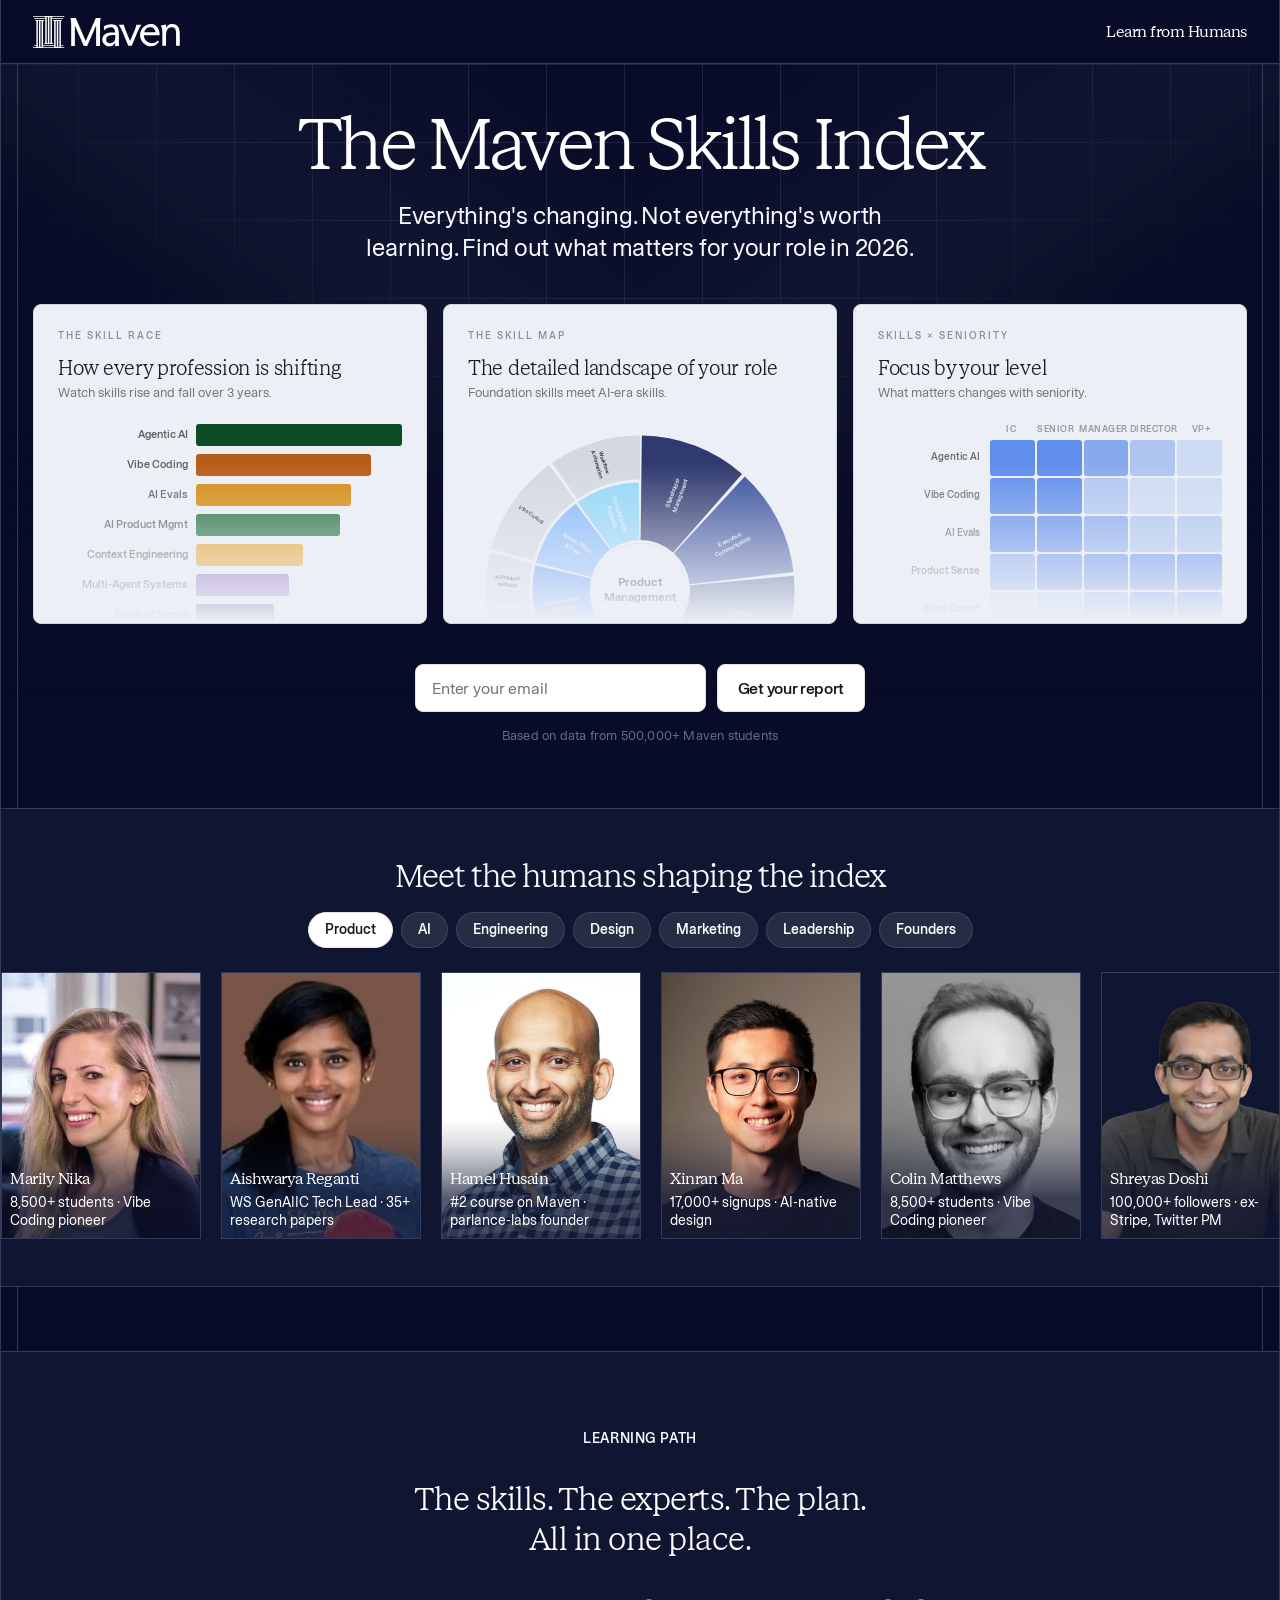
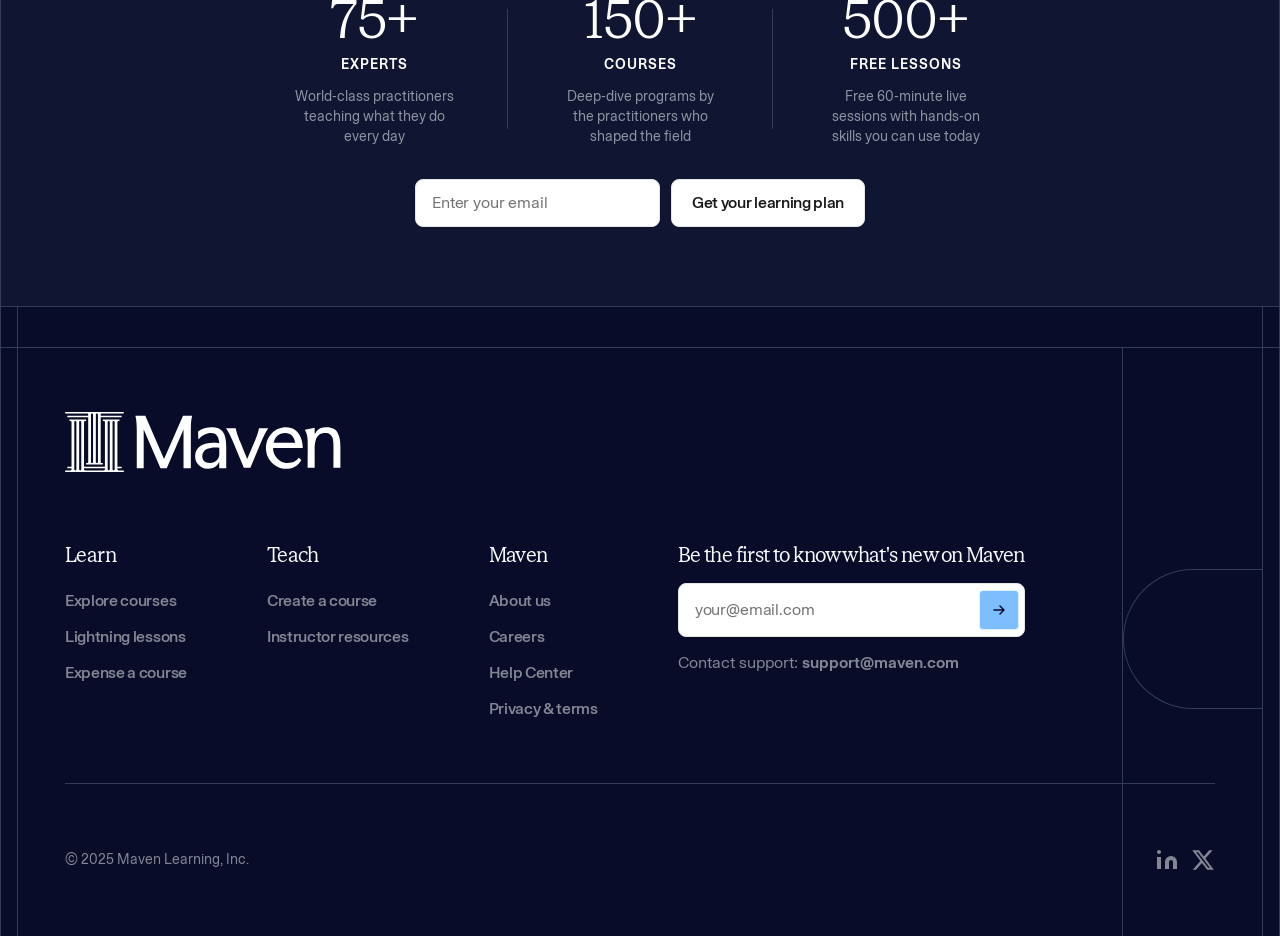
<file: option-b-grid/index.html>
<!DOCTYPE html>
<html lang="en">
<head>
  <meta charset="UTF-8">
  <meta name="viewport" content="width=device-width, initial-scale=1.0">
  <title>Maven — The Maven Skills Index</title>
  <link rel="preload" href="../fonts/STKBureauSerif-Light.woff2" as="font" type="font/woff2" crossorigin>
  <link rel="preload" href="../fonts/STKBureauSans-Book.woff2" as="font" type="font/woff2" crossorigin>
  <link rel="preload" href="../fonts/STKBureauSans-Medium.woff2" as="font" type="font/woff2" crossorigin>
  <link rel="stylesheet" href="../shared/styles.css">
  <style>
    body { overflow-x: hidden; position: relative; }

    /* === BACKGROUND (constrained to container) === */
    .grid-bg {
      position: absolute; top: 0; left: 0; right: 0; height: 700px;
      max-width: 1440px; margin: 0 auto;
      z-index: 0; pointer-events: none; overflow: hidden;
      -webkit-mask-image: linear-gradient(to bottom, black 60%, transparent 100%);
      mask-image: linear-gradient(to bottom, black 60%, transparent 100%);
    }
    .grid-bg .grid-pattern {
      background-image:
        linear-gradient(to right, #1E2542 1px, transparent 1px),
        linear-gradient(to bottom, #1E2542 1px, transparent 1px);
      background-size: 78px 78px;
      background-position: 0 64px;
      opacity: 1;
    }
    .grid-glow {
      position: absolute; top: 0; left: 0; right: 0; height: 100vh;
      background-image: url("data:image/svg+xml,%3Csvg viewBox='0 0 1408 939' xmlns='http://www.w3.org/2000/svg' preserveAspectRatio='none'%3E%3Cg transform='matrix(7.2013e-15 78.432 -117.61 -1.3309e-14 704 29.968)'%3E%3Crect height='113.74' width='119.34' fill='url(%23grad)' id='quad' shape-rendering='crispEdges'/%3E%3Cuse href='%23quad' transform='scale(1 -1)'/%3E%3Cuse href='%23quad' transform='scale(-1 1)'/%3E%3Cuse href='%23quad' transform='scale(-1 -1)'/%3E%3C/g%3E%3Cdefs%3E%3ClinearGradient id='grad' gradientUnits='userSpaceOnUse' x2='5' y2='5'%3E%3Cstop stop-color='%23333a5a' stop-opacity='0' offset='0'/%3E%3Cstop stop-color='%232d3350' stop-opacity='0.02' offset='0.15'/%3E%3Cstop stop-color='%23282d48' stop-opacity='0.06' offset='0.25'/%3E%3Cstop stop-color='%23232740' stop-opacity='0.15' offset='0.35'/%3E%3Cstop stop-color='%231e2341' stop-opacity='0.30' offset='0.45'/%3E%3Cstop stop-color='%23181d38' stop-opacity='0.50' offset='0.55'/%3E%3Cstop stop-color='%23121730' stop-opacity='0.70' offset='0.65'/%3E%3Cstop stop-color='%230c1129' stop-opacity='0.85' offset='0.75'/%3E%3Cstop stop-color='%23080c28' stop-opacity='0.95' offset='0.85'/%3E%3Cstop stop-color='%23080c28' stop-opacity='1' offset='0.95'/%3E%3C/linearGradient%3E%3C/defs%3E%3C/svg%3E");
      background-size: 100% 100%;
    }

    /* === FULL-WIDTH HORIZONTAL RULES (extend beyond container) === */
    .full-rule {
      position: relative;
    }
    .full-rule::after {
      content: ''; position: absolute;
      bottom: 0; left: 50%; transform: translateX(-50%);
      width: 100vw; height: 1px;
      background: var(--lapis-accent-300);
    }

    /* === PAGE FRAME (1440px max-width with border lines) === */
    .page {
      position: relative; z-index: 1;
      max-width: 1440px; margin: 0 auto;
      border-left: 1px solid var(--lapis-accent-300);
      border-right: 1px solid var(--lapis-accent-300);
      min-height: 100vh;
    }

    /* === NAV === */
    .nav {
      display: flex; align-items: center; justify-content: space-between;
      height: 64px; padding: 0 32px;
      background: #080C28;
    }
    .nav-logo {
      display: flex; align-items: center;
      text-decoration: none;
    }
    .nav-logo svg { height: 32px; width: auto; }
    .nav-tagline {
      font-family: var(--font-serif); font-weight: 400; font-size: 16px;
      line-height: 20px; color: #fff; letter-spacing: -0.48px;
      font-feature-settings: 'ss01' 1;
    }

    /* === INNER ACCENT LINES (16px from container edges, below nav) === */
    .inner-lines {
      position: absolute;
      top: 64px; left: 16px; right: 16px; bottom: 0;
      border-left: 1px solid var(--lapis-accent-300);
      border-right: 1px solid var(--lapis-accent-300);
      pointer-events: none; z-index: 0;
    }

    /* === CONTENT WRAPPER === */
    .page-content {
      position: relative; z-index: 1;
      display: flex; flex-direction: column;
      gap: 64px; padding: 40px 0;
    }

    /* === HERO === */
    .hero {
      display: flex; flex-direction: column; align-items: center;
      text-align: center; padding: 0 32px;
      gap: 40px;
    }
    .hero-text { display: flex; flex-direction: column; gap: 16px; max-width: calc(100% - 224px); }
    .hero-headline {
      font-family: var(--font-serif); font-weight: 300; font-size: 72px;
      line-height: 80px; letter-spacing: -2.88px;
      font-feature-settings: 'ss01' 1;
      color: #fff; text-wrap: balance;
    }
    .hero-subtitle {
      font-family: var(--font-sans); font-weight: 400; font-size: 24px;
      line-height: 32px; letter-spacing: -0.24px; color: var(--lapis-25);
      font-feature-settings: 'ss01' 1; text-wrap: balance;
    }

    /* === CTA (light style per Figma) === */
    .hero-cta {
      display: flex; gap: 11px; align-items: center;
      width: 450px;
    }
    .hero-cta__input {
      background: #fff; border: 1px solid #e5e5e5;
      border-radius: 8px; height: 48px; padding: 0 16px;
      font-family: var(--font-sans); font-size: 16px; font-weight: 400;
      color: #171717; flex: 1; outline: none;
      box-shadow: 0 1px 2px rgba(0,0,0,0.07);
      font-feature-settings: 'ss01' 1; letter-spacing: -0.16px;
    }
    .hero-cta__input::placeholder { color: #737373; }
    .hero-cta__input:focus { border-color: var(--lapis-400); }
    .hero-cta__btn {
      background: #fff; border: 1px solid #e5e5e5;
      border-radius: 8px; height: 48px; padding: 0 20px;
      font-family: var(--font-sans); font-size: 16px; font-weight: 500;
      color: #171717; cursor: pointer; white-space: nowrap;
      box-shadow: 0 1px 2px rgba(0,0,0,0.07);
      font-feature-settings: 'ss01' 1; letter-spacing: -0.32px;
      transition: background 150ms ease, transform 100ms ease;
      touch-action: manipulation;
    }
    .hero-cta__btn:active { transform: scale(0.97); }
    @media (hover: hover) and (pointer: fine) {
      .hero-cta__btn:hover { background: #f5f5f5; }
    }

    /* === MASTERS SECTION === */
    .masters-section {
      padding: 48px 32px;
      display: flex; flex-direction: column; gap: 24px;
      background: var(--lapis-accent-700);
    }
    .masters-header {
      display: flex; flex-direction: column; gap: 16px;
    }
    .masters-headline {
      font-family: var(--font-serif); font-weight: 300; font-size: 32px;
      line-height: 40px; letter-spacing: -0.96px;
      color: #f7fbff; text-align: center;
      font-feature-settings: 'ss01' 1; text-wrap: balance;
    }

    /* === PILLS === */
    .pills-row {
      display: flex; gap: 8px; justify-content: center;
      flex-wrap: wrap; user-select: none;
    }
    .pill-lg {
      font-family: var(--font-sans); font-weight: 500; font-size: 14px;
      line-height: 18px; height: 36px;
      padding: 0 16px;
      display: flex; align-items: center; justify-content: center;
      cursor: pointer;
      transition: background 0.2s ease, border-color 0.2s ease, color 0.2s ease, box-shadow 0.2s ease;
      font-feature-settings: 'ss01' 1;
      touch-action: manipulation;
    }
    .pill-lg:active {
      transform: scale(0.97);
    }
    .pill-lg--active {
      background: #fff; border: 1px solid #e5e5e5;
      border-radius: 42px; color: #171717;
      box-shadow: 0 1px 2px rgba(0,0,0,0.07);
    }
    .pill-lg--inactive {
      background: #272c45;
      border: 1px solid rgba(255,255,255,0.1);
      border-radius: 58px; color: #fff;
    }
    @media (hover: hover) and (pointer: fine) {
      .pill-lg--inactive:hover {
        background: #323757;
        border-color: rgba(255,255,255,0.2);
      }
    }

    /* === CAROUSEL === */
    .carousel-viewport {
      width: calc(100% + 64px);
      margin-left: -32px;
      overflow: hidden;
      position: relative;
      z-index: 1;
    }
    .carousel-track {
      display: flex;
      gap: 20px;
      will-change: transform;
    }
    .carousel-card {
      position: relative; flex-shrink: 0;
      width: 160px; aspect-ratio: 3 / 4;
      overflow: hidden;
      border: 1px solid var(--lapis-accent-300);
    }
    @media (min-width: 640px)  { .carousel-card { width: 192px; } }
    @media (min-width: 1024px) { .carousel-card { width: 200px; } }
    @media (min-width: 1440px) { .carousel-card { width: 208px; } }
    .carousel-card__image {
      position: absolute; inset: 0;
      background-size: cover;
      background-position: center top;
      z-index: 1;
    }
    .carousel-card__tiles {
      position: absolute; inset: 0;
      z-index: 3;
      pointer-events: none;
    }
    .carousel-card__gradient {
      position: absolute; inset: 0;
      background: linear-gradient(to bottom,
        transparent 55%,
        rgba(16,21,49,0.15) 65%,
        rgba(16,21,49,0.4) 75%,
        rgba(16,21,49,0.7) 85%
      );
      user-select: none;
      z-index: 2;
    }
    .carousel-card__info {
      position: absolute; bottom: 0; left: 0; right: 0;
      padding: 8px;
      display: flex; flex-direction: column; gap: 5px;
      color: #fff;
      z-index: 4;
    }
    .carousel-card__name {
      font-family: var(--font-serif); font-weight: 400;
      font-size: 16px; line-height: 20px; letter-spacing: -0.48px;
      font-feature-settings: 'ss01' 1;
    }
    .carousel-card__bio {
      font-family: var(--font-sans); font-weight: 400;
      font-size: 14px; line-height: 18px;
      font-feature-settings: 'ss01' 1;
    }

    @keyframes carousel-scroll {
      0%   { transform: translateX(0); }
      100% { transform: translateX(var(--scroll-distance)); }
    }

    /* === REPORT === */
    .report-section {
      padding: 0 32px; margin-top: 0;
      display: flex; flex-direction: column; gap: 12px;
    }
    .report-label {
      font-family: var(--font-sans); font-weight: 500; font-size: 14px;
      line-height: 16px; letter-spacing: 0.56px; text-transform: uppercase;
      color: #f7fbff; text-align: center;
      font-feature-settings: 'ss01' 1;
    }
    .bento-grid {
      display: grid; grid-template-columns: 1fr 1fr 1fr;
      gap: 16px; width: 100%; text-align: left;
    }
    .bento-card {
      background: #ECEFF5;
      border: 1px solid #D1D5DE;
      border-radius: 8px; padding: 24px;
      position: relative; overflow: hidden;
      height: 320px;
    }
    .bento-card::after {
      content: ''; position: absolute;
      left: 0; right: 0; bottom: 0; height: 50%;
      background: linear-gradient(to bottom, transparent 0%, #ECEFF5 100%);
      pointer-events: none; z-index: 2;
    }
    .bento-card__label {
      font-family: var(--font-sans); font-weight: 500; font-size: 10px;
      letter-spacing: 2px; text-transform: uppercase;
      color: rgba(0,0,0,0.4); margin-bottom: 12px;
    }
    .bento-card__title {
      font-family: var(--font-serif); font-weight: 300;
      font-size: 20px; line-height: 24px; color: #1a1a2e;
      letter-spacing: -0.3px;
      font-feature-settings: 'ss01' 1;
      margin-bottom: 4px;
    }
    .bento-card__subtitle {
      font-family: var(--font-sans); font-weight: 400;
      font-size: 13px; line-height: 18px;
      color: rgba(0,0,0,0.5);
      margin-bottom: 20px;
    }
    .report-headline {
      font-family: var(--font-serif); font-weight: 300;
      font-size: 24px; line-height: 32px; letter-spacing: -0.3px;
      color: var(--lapis-25); text-align: center;
      font-feature-settings: 'ss01' 1; text-wrap: balance;
    }
    .report-credibility {
      font-family: var(--font-sans); font-weight: 400;
      font-size: 13px; line-height: 16px;
      color: rgba(247, 251, 255, 0.4); text-align: center;
      letter-spacing: 0.2px;
      margin-top: -24px;
    }

    /* === LEARNING PATH === */
    .path-section {
      padding: 80px 32px;
      display: flex; flex-direction: column; align-items: center; gap: 32px;
      background: var(--lapis-accent-700);
    }
    .path-label {
      font-family: var(--font-sans); font-weight: 500; font-size: 14px;
      line-height: 16px; letter-spacing: 0.56px; text-transform: uppercase;
      color: #f7fbff; text-align: center;
      font-feature-settings: 'ss01' 1;
    }
    .path-headline {
      font-family: var(--font-serif); font-weight: 300;
      font-size: 32px; line-height: 40px; letter-spacing: -0.5px;
      color: #fff; text-align: center;
      font-feature-settings: 'ss01' 1; text-wrap: balance;
    }
    .path-stats {
      display: flex; align-items: flex-start; justify-content: center;
      gap: 48px; width: 100%; max-width: 700px;
    }
    .path-stat {
      flex: 1; display: flex; flex-direction: column; align-items: center;
      text-align: center; gap: 4px;
    }
    .path-stat__number {
      font-family: var(--font-serif); font-weight: 300;
      font-size: 56px; line-height: 1; letter-spacing: -1px;
      color: #fff;
      font-feature-settings: 'ss01' 1;
    }
    .path-stat__name {
      font-family: var(--font-sans); font-weight: 600;
      font-size: 14px; line-height: 20px; letter-spacing: 1px;
      text-transform: uppercase; color: #fff;
      margin-top: 4px;
    }
    .path-stat__desc {
      font-family: var(--font-sans); font-weight: 400;
      font-size: 14px; line-height: 20px;
      color: rgba(247, 251, 255, 0.55);
      max-width: 260px; margin-top: 8px;
    }
    .path-stat__divider {
      width: 1px; height: 120px; align-self: center;
      background: var(--lapis-accent-300);
    }

    /* === FOOTER STATEMENT === */

    /* === RACE CHART === */
    .race-bars { display: flex; flex-direction: column; gap: 4px; }
    .race-row { display: flex; align-items: center; gap: 8px; height: 26px; }
    .race-name {
      width: 130px; font-family: var(--font-sans); font-size: 11px;
      font-weight: 500; text-align: right; flex-shrink: 0;
      white-space: nowrap; overflow: hidden; text-overflow: ellipsis;
      color: rgba(0,0,0,0.6);
    }
    .race-bar-wrap { flex: 1; height: 22px; position: relative; }
    .race-bar {
      height: 22px; border-radius: 3px; min-width: 2px;
      transition: width 0.8s cubic-bezier(.25,.46,.45,.94);
    }

    /* === SUNBURST === */
    .sunburst-wrap {
      display: flex; flex-direction: column; align-items: center;
    }
    #sunburstCanvas { pointer-events: none; }

    /* === HEATMAP === */
    .heatmap-header {
      display: grid; grid-template-columns: 110px repeat(5, 1fr);
      gap: 2px; margin-bottom: 4px;
    }
    .heatmap-header span {
      font-family: var(--font-sans); font-size: 9px; font-weight: 600;
      text-transform: uppercase; letter-spacing: 0.5px;
      color: rgba(0,0,0,0.35); text-align: center;
    }
    .heatmap-header span:first-child { text-align: right; }
    .heatmap-row {
      display: grid; grid-template-columns: 110px repeat(5, 1fr);
      gap: 2px; margin-bottom: 2px;
    }
    .heatmap-label {
      font-family: var(--font-sans); font-size: 10px; font-weight: 500;
      color: rgba(0,0,0,0.55); text-align: right;
      padding-right: 8px; display: flex; align-items: center;
      justify-content: flex-end;
      white-space: nowrap; overflow: hidden; text-overflow: ellipsis;
    }
    .heatmap-cell {
      height: 36px; border-radius: 3px;
      transition: background-color 0.6s ease;
    }

    /* === SITE FOOTER === */
    .site-footer {
      position: relative; overflow: clip;
      border-top: 1px solid #333a5a;
      padding: 64px 64px 64px 64px;
      display: flex; flex-direction: column; gap: 64px;
    }
    .footer-inner-lines {
      position: absolute; top: 0; bottom: 0;
      left: 16px; right: 16px;
      border-left: 1px solid #333a5a;
      border-right: 1px solid #333a5a;
      pointer-events: none;
    }
    .footer-right-line {
      position: absolute; top: 0; bottom: 0;
      right: 156px; width: 0;
      border-left: 1px solid #333a5a;
      pointer-events: none;
    }
    .footer-arc {
      position: absolute; top: 155px; right: 16px;
      width: 140px; height: 272px;
      display: flex; align-items: center; justify-content: center;
      pointer-events: none;
    }
    .footer-arc::after {
      content: '';
      width: 272px; height: 140px;
      border: 1px solid #333a5a;
      border-bottom: none;
      border-radius: 1000px 1000px 0 0;
      transform: rotate(-90deg);
    }
    .footer-main {
      display: flex; flex-direction: column; gap: 64px;
      padding-right: 92px;
      position: relative; z-index: 1;
    }
    .footer-logo svg { height: 60px; width: auto; }
    .footer-content {
      display: flex; gap: 80px;
    }
    .footer-links {
      display: flex; gap: 80px;
    }
    .footer-col {
      display: flex; flex-direction: column; gap: 24px;
    }
    .footer-col__heading {
      font-family: var(--font-serif); font-weight: 400;
      font-size: 20px; line-height: 24px; letter-spacing: -0.6px;
      color: #f7fbff;
      font-feature-settings: 'ss01' 1;
    }
    .footer-col__items {
      display: flex; flex-direction: column; gap: 16px;
    }
    .footer-col__link {
      font-family: var(--font-sans); font-weight: 500;
      font-size: 16px; line-height: 20px; letter-spacing: -0.32px;
      color: rgba(255, 255, 255, 0.5);
      text-decoration: none;
      font-feature-settings: 'ss01' 1;
      transition: color 0.2s ease;
    }
    .footer-col__link:hover { color: rgba(255, 255, 255, 0.8); }
    .footer-email {
      display: flex; flex-direction: column; gap: 16px;
    }
    .footer-email__heading {
      font-family: var(--font-serif); font-weight: 400;
      font-size: 20px; line-height: 24px; letter-spacing: -0.6px;
      color: #f7fbff;
      font-feature-settings: 'ss01' 1;
    }
    .footer-email__field {
      position: relative;
      background: #fff; border: 1px solid #e5e5e5;
      border-radius: 8px; overflow: clip;
      box-shadow: 0 1px 2px rgba(0,0,0,0.07);
    }
    .footer-email__input {
      width: 100%; padding: 16px;
      padding-right: 56px;
      font-family: var(--font-sans); font-weight: 400;
      font-size: 16px; line-height: 20px; letter-spacing: -0.16px;
      color: #0D0D0C; border: none; outline: none;
      background: transparent;
      font-feature-settings: 'ss01' 1;
    }
    .footer-email__input::placeholder { color: #737373; }
    .footer-email__btn {
      position: absolute; right: 5px; top: 50%;
      transform: translateY(-50%);
      width: 40px; height: 40px;
      background: #7CBEFF; border: 1px solid #DEEFFF;
      border-radius: 4px; cursor: pointer;
      display: flex; align-items: center; justify-content: center;
      transition: opacity 0.2s ease;
    }
    .footer-email__btn:hover { opacity: 0.85; }
    .footer-email__btn:active { transform: translateY(-50%) scale(0.96); }
    .footer-email__support {
      font-family: var(--font-sans); font-weight: 400;
      font-size: 16px; line-height: 20px;
      color: rgba(255, 255, 255, 0.5);
      font-feature-settings: 'ss01' 1;
    }
    .footer-email__support strong {
      font-weight: 600;
    }
    .footer-rule {
      border: none; border-top: 1px solid #333a5a;
      margin: 0; position: relative; z-index: 1;
    }
    .footer-bottom {
      display: flex; align-items: center; justify-content: space-between;
      padding: 0; position: relative; z-index: 1;
    }
    .footer-bottom__copy {
      font-family: var(--font-sans); font-weight: 400;
      font-size: 14px; line-height: 1.5;
      color: rgba(255, 255, 255, 0.5);
    }
    .footer-socials {
      display: flex; gap: 12px;
    }
    .footer-social {
      display: flex; align-items: center; justify-content: center;
      width: 24px; height: 24px;
      transition: opacity 0.2s ease;
    }
    .footer-social:hover { opacity: 0.8; }

    /* === SECTION FRAMES === */
    .section-frame {
      position: relative;
    }
    .section-frame__lines {
      position: absolute; inset: 0;
      pointer-events: none; user-select: none;
      z-index: 0;
    }

    .section-frame--open .section-frame__lines::before,
    .section-frame--open .section-frame__lines::after {
      content: ''; position: absolute;
      left: 50%; transform: translateX(-50%);
      width: 100vw; height: 1px;
      background: #333a5a;
    }
    .section-frame--open .section-frame__lines::before { top: 0; }
    .section-frame--open .section-frame__lines::after { bottom: 0; }

    .section-frame--closed .section-frame__lines::before {
      content: ''; position: absolute;
      top: 16px; left: 16px; right: 16px; bottom: 16px;
      border: 1px solid #333a5a;
      pointer-events: none;
    }

    /* === DECORATIVE ELEMENTS === */
    .grid-bg, .inner-lines, .full-rule::after {
      user-select: none;
    }

    /* === HERO ENTRANCE === */
    @keyframes heroFadeUp {
      from { opacity: 0; transform: translateY(16px); }
      to   { opacity: 1; transform: translateY(0); }
    }
    @keyframes heroCardFadeUp {
      from { opacity: 0; transform: translateY(20px); }
      to   { opacity: 1; transform: translateY(0); }
    }
    @keyframes heroFadeIn {
      from { opacity: 0; }
      to   { opacity: 1; }
    }
    @keyframes navDropIn {
      from { opacity: 0; transform: translateY(-8px); }
      to   { opacity: 1; transform: translateY(0); }
    }

    .nav {
      opacity: 0;
      animation: navDropIn 400ms cubic-bezier(0.23, 1, 0.32, 1) forwards;
    }
    .hero-headline {
      opacity: 0;
      animation: heroFadeUp 750ms cubic-bezier(0.23, 1, 0.32, 1) 150ms forwards;
    }
    .hero-subtitle {
      opacity: 0;
      animation: heroFadeUp 750ms cubic-bezier(0.23, 1, 0.32, 1) 250ms forwards;
    }
    .bento-card {
      opacity: 0;
      animation: heroCardFadeUp 800ms cubic-bezier(0.23, 1, 0.32, 1) forwards;
    }
    .bento-card:nth-child(1) { animation-delay: 380ms; }
    .bento-card:nth-child(2) { animation-delay: 480ms; }
    .bento-card:nth-child(3) { animation-delay: 580ms; }
    .hero-cta {
      opacity: 0;
      animation: heroFadeUp 750ms cubic-bezier(0.23, 1, 0.32, 1) 700ms forwards;
    }
    .report-credibility {
      opacity: 0;
      animation: heroFadeIn 500ms cubic-bezier(0.23, 1, 0.32, 1) 800ms forwards;
    }

    /* === FOCUS-VISIBLE === */
    .hero-cta__input:focus-visible {
      outline: 2px solid #fff;
      outline-offset: 2px;
    }
    .hero-cta__btn:focus-visible,
    .pill-lg:focus-visible {
      outline: 2px solid #fff;
      outline-offset: 2px;
    }

    /* === REDUCED MOTION === */
    @media (prefers-reduced-motion: reduce) {
      .nav,
      .hero-headline,
      .hero-subtitle,
      .bento-card,
      .hero-cta,
      .report-credibility {
        animation: heroFadeIn 200ms ease forwards !important;
        animation-delay: 0ms !important;
      }
      .pill-lg { transition: none; }
      .hero-cta__btn { transition: none; }
      .carousel-track { animation: none !important; transition: none; }
      .carousel-card__tiles div { transition: none !important; }
      .carousel-card__info { transition: none !important; }
      .race-bar { transition: none; }
      .heatmap-cell { transition: none; }
      .sticky-cta { transition: none; }
      .sticky-cta__label { transition: none; }
    }

    /* === STICKY CTA BAR (hidden on desktop) === */
    .sticky-cta {
      display: none;
      position: fixed; bottom: 0; left: 0; right: 0;
      z-index: 100;
      background: #080c28;
      border-top: 1px solid var(--lapis-accent-300);
      padding: 16px 24px 20px;
      transform: translateY(100%);
      transition: transform 200ms cubic-bezier(0.23, 1, 0.32, 1),
                  opacity 200ms cubic-bezier(0.23, 1, 0.32, 1);
      opacity: 0;
    }
    .sticky-cta--visible {
      transform: translateY(0);
      opacity: 1;
    }
    .sticky-cta__form {
      display: flex; gap: 11px; align-items: center;
      max-width: 500px; margin: 0 auto;
    }
    .sticky-cta__input {
      background: #fff; border: 1px solid #e5e5e5;
      border-radius: 8px; height: 44px; padding: 0 14px;
      font-family: var(--font-sans); font-size: 15px; font-weight: 400;
      color: #171717; flex: 1; outline: none; min-width: 0;
      box-shadow: 0 1px 2px rgba(0,0,0,0.07);
      font-feature-settings: 'ss01' 1; letter-spacing: -0.16px;
    }
    .sticky-cta__input::placeholder { color: #737373; }
    .sticky-cta__input:focus { border-color: var(--lapis-400); }
    .sticky-cta__input:focus-visible {
      outline: 2px solid #fff; outline-offset: 2px;
    }
    .sticky-cta__btn {
      background: #fff; border: 1px solid #e5e5e5;
      border-radius: 8px; height: 44px; padding: 0 18px;
      font-family: var(--font-sans); font-size: 15px; font-weight: 500;
      color: #171717; cursor: pointer; white-space: nowrap;
      box-shadow: 0 1px 2px rgba(0,0,0,0.07);
      font-feature-settings: 'ss01' 1; letter-spacing: -0.32px;
      transition: background 150ms ease, transform 100ms ease;
      touch-action: manipulation;
      position: relative; overflow: hidden;
    }
    .sticky-cta__btn:active { transform: scale(0.97); }
    @media (hover: hover) and (pointer: fine) {
      .sticky-cta__btn:hover { background: #f5f5f5; }
    }
    .sticky-cta__label {
      display: block;
      transition: transform 200ms cubic-bezier(0.23, 1, 0.32, 1),
                  opacity 200ms cubic-bezier(0.23, 1, 0.32, 1),
                  filter 200ms cubic-bezier(0.23, 1, 0.32, 1);
    }
    .sticky-cta__label--exit {
      transform: translateY(-110%);
      opacity: 0;
      filter: blur(2px);
    }
    .sticky-cta__label--enter {
      transform: translateY(110%);
      opacity: 0;
      filter: blur(2px);
    }

    /* =========================================
       RESPONSIVE — TABLET (≤ 1024px)
       ========================================= */
    @media (max-width: 1024px) {

      /* Nav */
      .nav-logo svg { height: 24px; width: auto; }

      /* Remove vertical edge lines only */
      .page {
        border-left: none;
        border-right: none;
      }
      .inner-lines {
        border-left: none;
        border-right: none;
      }
      .footer-inner-lines {
        display: none;
      }
      .footer-right-line {
        display: none;
      }
      .footer-arc {
        display: none;
      }

      /* Section closed frame: remove left/right, keep top/bottom */
      .section-frame--closed .section-frame__lines::before {
        border-left: none;
        border-right: none;
        left: 0; right: 0;
      }

      /* Hero */
      .hero { padding: 0 24px; }
      .hero-text { max-width: 100%; }
      .hero-headline {
        font-size: 56px; line-height: 64px; letter-spacing: -2px;
      }
      .hero-subtitle {
        font-size: 20px; line-height: 28px;
      }

      /* Hide inline CTAs, show sticky bar */
      .hero-cta { display: none; }
      .report-credibility { margin-top: 0; }
      .sticky-cta { display: block; }

      /* Bento: stack */
      .bento-grid {
        grid-template-columns: 1fr;
        gap: 12px;
      }
      .bento-card { height: auto; min-height: 280px; }

      /* Pills: horizontal scroll */
      .pills-row {
        flex-wrap: nowrap;
        overflow-x: auto;
        -webkit-overflow-scrolling: touch;
        scrollbar-width: none;
        justify-content: flex-start;
        padding: 0 24px;
        margin: 0 -24px;
        gap: 8px;
      }
      .pills-row::-webkit-scrollbar { display: none; }
      .pills-row .pill-lg { flex-shrink: 0; }

      /* Masters */
      .masters-section { padding: 32px 24px; }
      .masters-headline { font-size: 28px; line-height: 36px; }

      /* Path */
      .path-section { padding: 60px 24px; }
      .path-headline { font-size: 28px; line-height: 36px; }
      .path-stats { gap: 32px; }
      .path-stat__number { font-size: 44px; }

      /* Report */
      .report-section { padding: 0 24px; }

      /* Footer */
      .site-footer {
        padding: 48px 24px;
        gap: 32px;
      }
      .footer-main {
        padding-right: 0;
        gap: 48px;
      }
      .footer-logo svg { height: 43px; width: auto; }
      .footer-content {
        flex-direction: column;
        gap: 48px;
      }
      .footer-email { order: -1; }
      .footer-email__heading {
        font-size: 18px; line-height: 22px; letter-spacing: -0.54px;
      }
      .footer-links {
        flex-direction: column;
        gap: 32px;
      }
      .footer-col__heading {
        font-size: 18px; line-height: 22px; letter-spacing: -0.54px;
      }
      .footer-bottom__copy { font-size: 12px; }

      /* Page content spacing — extra bottom for sticky CTA */
      .page-content { gap: 48px; padding: 32px 0 80px; }
    }

    /* =========================================
       RESPONSIVE — MOBILE (≤ 768px)
       ========================================= */
    @media (max-width: 768px) {

      /* Nav */
      .nav-logo svg { height: 24px; width: auto; }

      /* Hero */
      .hero { padding: 0 20px; gap: 32px; }
      .hero-headline {
        font-size: 40px; line-height: 48px; letter-spacing: -1.5px;
      }
      .hero-subtitle {
        font-size: 18px; line-height: 26px;
      }

      /* Bento */
      .bento-card { height: auto; min-height: 240px; padding: 20px; }
      .bento-card__title { font-size: 18px; line-height: 22px; }

      /* Heatmap: tighter on mobile */
      .heatmap-header { grid-template-columns: 80px repeat(5, 1fr); }
      .heatmap-row { grid-template-columns: 80px repeat(5, 1fr); }

      /* Pills margin */
      .pills-row { margin: 0 -20px; padding: 0 20px; }

      /* Masters */
      .masters-section { padding: 24px 20px; }
      .masters-headline { font-size: 24px; line-height: 32px; }

      /* Path: stack stats */
      .path-section { padding: 48px 20px; gap: 24px; }
      .path-headline { font-size: 24px; line-height: 32px; }
      .path-stats {
        flex-direction: column;
        align-items: center;
        gap: 32px;
        max-width: 320px;
      }
      .path-stat__divider {
        width: 80px; height: 1px;
      }
      .path-stat__number { font-size: 40px; }
      .path-stat__desc { max-width: 280px; }

      /* Report */
      .report-section { padding: 0 20px; }

      /* Sticky CTA: stack on narrow */
      .sticky-cta { padding: 20px 20px 16px; }

      /* Footer */
      .site-footer { padding: 48px 20px; }
      .footer-content { gap: 40px; }
      .footer-links { gap: 28px; }

      /* Page content spacing */
      .page-content { gap: 40px; padding: 24px 0 80px; }

      /* Grid bg */
      .grid-bg { height: 500px; }
    }

    /* Very narrow screens */
    @media (max-width: 420px) {
      .sticky-cta__form {
        flex-direction: column;
      }
      .sticky-cta__input { width: 100%; }
      .sticky-cta__btn { width: 100%; height: 44px; }

      .hero-headline {
        font-size: 34px; line-height: 40px; letter-spacing: -1.2px;
      }
    }
  </style>
</head>
<body>
  <div class="grid-bg" aria-hidden="true">
    <div class="grid-pattern"></div>
    <div class="grid-glow"></div>
  </div>

  <div class="page">
    <div class="inner-lines" aria-hidden="true"></div>
    <nav class="nav full-rule">
      <a class="nav-logo" href="#"><svg width="147" height="32" viewBox="0 0 147 32" fill="none" xmlns="http://www.w3.org/2000/svg"><path d="M11.7139 0.854366C12.0261 0.854366 12.2789 1.10726 12.2789 1.41939V1.98669H1.13232V2.84105H12.2789V26.6061C12.2789 26.9182 12.0261 27.1711 11.7139 27.1711H11.1614V28.0255H20.0582V27.1711H19.5057C19.1936 27.1711 18.9407 26.9182 18.9407 26.6061V2.84105H30.101V1.98669H18.9407V1.41939C18.9407 1.10726 19.1936 0.854366 19.5057 0.854366H31.2345V0H0V0.854366H11.7139ZM16.9108 0.854366C17.2229 0.854366 17.4758 1.10726 17.4758 1.41939V26.6061C17.4758 26.9182 17.2229 27.1711 16.9108 27.1711H16.9085C16.5963 27.1711 16.3435 26.9182 16.3435 26.6061V1.41939C16.3435 1.10726 16.5963 0.854366 16.9085 0.854366H16.9108ZM14.3123 0.854366C14.6245 0.854366 14.8774 1.10726 14.8774 1.41939V26.6061C14.8774 26.9182 14.6245 27.1711 14.3123 27.1711H14.3101C13.9979 27.1711 13.745 26.9182 13.745 26.6061V1.41939C13.745 1.10726 13.9979 0.854366 14.3101 0.854366H14.3123Z" fill="white"/><path d="M28.9698 31.1457H28.4174C28.1052 31.1457 27.8523 30.8928 27.8523 30.5807V30.0134H30.1022V29.159H27.8523V5.394C27.8523 5.08187 28.1052 4.82898 28.4174 4.82898H28.9698V3.97461H20.073V4.82898H20.6255C20.9377 4.82898 21.1906 5.08187 21.1906 5.394V29.159H10.0451V5.394C10.0451 5.08187 10.298 4.82898 10.6101 4.82898H11.1626V3.97461H2.26578V4.82898H2.81827C3.1304 4.82898 3.38329 5.08187 3.38329 5.394V29.159H1.13232V30.0134H3.38215V30.5807C3.38215 30.8928 3.12926 31.1457 2.81713 31.1457H0V32.0001H31.2721V31.1457H28.9698ZM5.41326 31.1457C5.10114 31.1457 4.84824 30.8928 4.84824 30.5807V5.394C4.84824 5.08187 5.10114 4.82898 5.41326 4.82898H5.41554C5.72767 4.82898 5.98056 5.08187 5.98056 5.394V30.5807C5.98056 30.8928 5.72767 31.1457 5.41554 31.1457H5.41326ZM8.01168 31.1457C7.69955 31.1457 7.44666 30.8928 7.44666 30.5807V5.394C7.44666 5.08187 7.69955 4.82898 8.01168 4.82898H8.01395C8.32608 4.82898 8.57897 5.08187 8.57897 5.394V30.5807C8.57897 30.8928 8.32608 31.1457 8.01395 31.1457H8.01168ZM20.073 31.1457H10.6101C10.298 31.1457 10.0451 30.8928 10.0451 30.5807V30.0134H21.1906V30.5807C21.1906 30.8928 20.9377 31.1457 20.6255 31.1457H20.073ZM23.2205 31.1457C22.9084 31.1457 22.6555 30.8928 22.6555 30.5807V5.394C22.6555 5.08187 22.9084 4.82898 23.2205 4.82898H23.2228C23.5349 4.82898 23.7878 5.08187 23.7878 5.394V30.5807C23.7878 30.8928 23.5349 31.1457 23.2228 31.1457H23.2205ZM25.8189 31.1457C25.5068 31.1457 25.2539 30.8928 25.2539 30.5807V5.394C25.2539 5.08187 25.5068 4.82898 25.8189 4.82898H25.8212C26.1334 4.82898 26.3862 5.08187 26.3862 5.394V30.5807C26.3862 30.8928 26.1334 31.1457 25.8212 31.1457H25.8189Z" fill="white"/><path d="M103.372 8.64453C103.191 9.56383 102.919 10.5731 102.555 11.6724C102.218 12.7455 101.674 14.1888 100.921 16.0012L97.0704 25.0449L93.375 16.0012C92.6482 14.1865 92.1037 12.7443 91.7403 11.6724C91.3769 10.5743 91.1183 9.56497 90.9623 8.64453H85.7495C86.3977 9.59003 87.0071 10.6244 87.5779 11.7487C88.1748 12.8731 88.8754 14.3916 89.6785 16.3076L95.2797 29.7189H98.7803L104.382 16.3076C105.211 14.3916 105.911 12.8719 106.482 11.7487C107.053 10.6244 107.662 9.59003 108.31 8.64453H103.371H103.372Z" fill="white"/><path d="M125.631 13.5874C124.957 11.9026 123.959 10.5743 122.637 9.60378C121.314 8.60816 119.682 8.11035 117.735 8.11035C116.282 8.11035 114.909 8.39172 113.611 8.95333C112.34 9.51493 111.213 10.3066 110.227 11.3296C109.241 12.3252 108.463 13.5008 107.892 14.8553C107.348 16.2086 107.076 17.6656 107.076 19.2228C107.076 20.78 107.348 22.237 107.892 23.5903C108.463 24.9186 109.241 26.0817 110.227 27.0773C111.237 28.0729 112.378 28.8532 113.65 29.4148C114.947 29.9764 116.32 30.2578 117.772 30.2578C119.459 30.2578 120.846 29.989 121.935 29.4524C123.05 28.8908 123.918 28.2517 124.541 27.5364C125.191 26.7959 125.656 26.1443 125.942 25.5816L124.541 24.3934C123.97 25.2364 123.205 25.9142 122.247 26.4234C121.313 26.9349 120.12 27.1901 118.668 27.1901C117.215 27.1901 115.893 26.8324 114.7 26.117C113.532 25.4016 112.599 24.4447 111.899 23.2429C111.226 22.016 110.888 20.6752 110.888 19.2194H126.682C126.682 17.1245 126.332 15.2483 125.63 13.5874H125.631ZM111.199 16.3476C111.563 14.7642 112.263 13.5122 113.3 12.5929C114.337 11.6474 115.684 11.1747 117.345 11.1747C118.876 11.1747 120.069 11.6474 120.924 12.5929C121.78 13.5122 122.351 14.7653 122.637 16.3476H111.199Z" fill="white"/><path d="M78.2986 8.15072V8.14844C75.4462 8.14844 72.9697 8.88889 70.8691 10.3709L70.9853 14.3557H71.2575C72.0868 13.4102 73.0722 12.6572 74.2136 12.0956C75.3551 11.5078 76.5352 11.215 77.7541 11.215C79.1279 11.215 80.1657 11.6491 80.8663 12.5182C81.5669 13.3601 81.9941 14.7282 82.1501 16.6181C79.5301 16.2854 77.262 16.3492 75.3425 16.8106C73.4231 17.2697 71.933 18.0876 70.8691 19.2632C69.8324 20.4126 69.313 21.8809 69.313 23.6694C69.313 24.9214 69.6251 26.0446 70.2471 27.0413C70.8691 28.0369 71.712 28.8287 72.776 29.4176C73.84 29.9792 75.0327 30.2594 76.3552 30.2594C77.6778 30.2594 78.793 29.9655 79.7784 29.3789C80.7638 28.766 81.5019 27.8968 81.9952 26.7725H82.1513V29.9906H85.8854V18.1126C85.8592 14.6131 85.2498 12.0842 84.0571 10.5259C82.8644 8.94243 80.9449 8.15072 78.2998 8.15072H78.2986ZM82.1889 22.7456C82.1376 23.5635 81.8767 24.3176 81.4108 25.0068C80.9449 25.6721 80.3343 26.2063 79.5825 26.6153C78.8557 26.998 78.0401 27.1905 77.1321 27.1905C75.8609 27.1905 74.8755 26.8841 74.176 26.2712C73.4755 25.6584 73.1257 24.7892 73.1257 23.6649C73.1257 21.8775 73.9425 20.5869 75.5761 19.7952C77.2358 18.9784 79.4401 18.7221 82.1889 19.0285V22.7456Z" fill="white"/><path d="M146.46 14.5443V14.5466C146.28 13.3459 145.93 12.2603 145.411 11.2897C144.919 10.3192 144.178 9.55252 143.194 8.99092C142.234 8.40311 140.977 8.11035 139.421 8.11035C138.149 8.11035 137.139 8.26414 136.386 8.56943C135.635 8.87586 135.025 9.28482 134.558 9.79516C134.117 10.2816 133.703 10.8432 133.313 11.4811H133.041V8.37691L127.867 9.45V9.68011C128.229 10.2417 128.515 10.8295 128.722 11.4424C128.93 12.0552 129.086 12.8094 129.189 13.7025C129.293 14.5716 129.344 15.696 129.344 17.0744V21.2129C129.344 22.0183 129.332 22.8225 129.307 23.6279H129.308V29.7178H133.045V22.3498C133.042 21.9704 133.04 21.5911 133.04 21.2118V18.4151C133.117 17.2156 133.312 16.0662 133.623 14.9669C133.96 13.8688 134.531 12.962 135.335 12.2466C136.165 11.5312 137.344 11.1735 138.874 11.1735C139.86 11.1735 140.639 11.3911 141.208 11.8251C141.778 12.2592 142.194 12.8208 142.454 13.5111C142.713 14.2014 142.882 14.9669 142.959 15.8099C143.037 16.6267 143.077 17.4446 143.077 18.2625V21.2129C143.077 21.5695 143.073 21.9249 143.069 22.2814V29.719H146.772V18.2625C146.772 16.9855 146.667 15.7461 146.46 14.5454V14.5443Z" fill="white"/><path d="M52.7256 25.0531L42.7295 1.98633H37.478C37.8152 3.36584 38.0089 4.77156 38.0624 6.2012C38.1399 7.63084 38.1786 9.06162 38.1786 10.4935V30.0038H41.874V9.38286L50.8312 30.0038H54.1575L63.1147 9.38286V30.0038H67.0049V10.4935C67.0049 9.06276 67.0311 7.63312 67.0824 6.2012C67.1598 4.77042 67.3683 3.36584 67.7044 1.98633H62.8413L52.7268 25.0531H52.7256Z" fill="white"/></svg></a>
      <span class="nav-tagline">Learn from Humans</span>
    </nav>

    <div class="page-content">
      <section class="hero" data-cta-copy="Get your report">
        <div class="hero-text">
          <h1 class="hero-headline">The Maven Skills Index</h1>
          <p class="hero-subtitle">Everything's changing. Not everything's worth learning. Find out what matters for your role in 2026.</p>
        </div>
        <div class="bento-grid">
          <div class="bento-card">
            <div class="bento-card__label">The Skill Race</div>
            <h3 class="bento-card__title">How every profession is shifting</h3>
            <p class="bento-card__subtitle">Watch skills rise and fall over 3 years.</p>
            <div class="race-bars" id="raceBars"></div>
          </div>
          <div class="bento-card">
            <div class="bento-card__label">The Skill Map</div>
            <h3 class="bento-card__title">The detailed landscape of your role</h3>
            <p class="bento-card__subtitle">Foundation skills meet AI-era skills.</p>
            <div class="sunburst-wrap">
              <canvas id="sunburstCanvas"></canvas>
            </div>
          </div>
          <div class="bento-card">
            <div class="bento-card__label">Skills &times; Seniority</div>
            <h3 class="bento-card__title">Focus by your level</h3>
            <p class="bento-card__subtitle">What matters changes with seniority.</p>
            <div id="heatmap"></div>
          </div>
        </div>
        <form class="hero-cta" onsubmit="return false;">
          <input type="email" class="hero-cta__input" placeholder="Enter your email" autocomplete="email" spellcheck="false">
          <button type="submit" class="hero-cta__btn">Get your report</button>
        </form>
        <p class="report-credibility">Based on data from 500,000+ Maven students</p>
      </section>

      <section class="masters-section section-frame section-frame--open">
        <div class="section-frame__lines" aria-hidden="true"></div>
        <div class="masters-header">
          <h2 class="masters-headline">Meet the humans shaping the index</h2>
          <div class="pills-row" id="pillsRow"></div>
        </div>
        <div class="carousel-viewport">
          <div class="carousel-track" id="carouselTrack"></div>
        </div>
      </section>

      <section class="path-section section-frame section-frame--open">
        <div class="section-frame__lines" aria-hidden="true"></div>
        <p class="path-label">Learning path</p>
        <p class="path-headline">The skills. The experts. The plan.<br>All in one place.</p>
        <div class="path-stats">
          <div class="path-stat">
            <span class="path-stat__number">75+</span>
            <span class="path-stat__name">Experts</span>
            <p class="path-stat__desc">World-class practitioners teaching what they do every day</p>
          </div>
          <div class="path-stat__divider" aria-hidden="true"></div>
          <div class="path-stat">
            <span class="path-stat__number">150+</span>
            <span class="path-stat__name">Courses</span>
            <p class="path-stat__desc">Deep-dive programs by the practitioners who shaped the field</p>
          </div>
          <div class="path-stat__divider" aria-hidden="true"></div>
          <div class="path-stat">
            <span class="path-stat__number">500+</span>
            <span class="path-stat__name">Free Lessons</span>
            <p class="path-stat__desc">Free 60-minute live sessions with hands-on skills you can use today</p>
          </div>
        </div>
        <form class="hero-cta" style="align-self: center;" onsubmit="return false;">
          <input type="email" class="hero-cta__input" placeholder="Enter your email" autocomplete="email" spellcheck="false">
          <button type="submit" class="hero-cta__btn">Get your learning plan</button>
        </form>
      </section>

    </div>

    <div class="sticky-cta" id="stickyCta" aria-label="Sign up">
      <form class="sticky-cta__form" onsubmit="return false;">
        <input type="email" class="sticky-cta__input" placeholder="Enter your email" autocomplete="email" spellcheck="false">
        <button type="submit" class="sticky-cta__btn">
          <span class="sticky-cta__label" id="stickyCtaLabel">Get your report</span>
        </button>
      </form>
    </div>

    <footer class="site-footer">
      <div class="footer-inner-lines" aria-hidden="true"></div>
      <div class="footer-right-line" aria-hidden="true"></div>
      <div class="footer-arc" aria-hidden="true"></div>

      <div class="footer-main">
        <a class="footer-logo" href="#">
          <svg width="276" height="60" viewBox="0 0 147 32" fill="none" xmlns="http://www.w3.org/2000/svg"><path d="M11.7139 0.854366C12.0261 0.854366 12.2789 1.10726 12.2789 1.41939V1.98669H1.13232V2.84105H12.2789V26.6061C12.2789 26.9182 12.0261 27.1711 11.7139 27.1711H11.1614V28.0255H20.0582V27.1711H19.5057C19.1936 27.1711 18.9407 26.9182 18.9407 26.6061V2.84105H30.101V1.98669H18.9407V1.41939C18.9407 1.10726 19.1936 0.854366 19.5057 0.854366H31.2345V0H0V0.854366H11.7139ZM16.9108 0.854366C17.2229 0.854366 17.4758 1.10726 17.4758 1.41939V26.6061C17.4758 26.9182 17.2229 27.1711 16.9108 27.1711H16.9085C16.5963 27.1711 16.3435 26.9182 16.3435 26.6061V1.41939C16.3435 1.10726 16.5963 0.854366 16.9085 0.854366H16.9108ZM14.3123 0.854366C14.6245 0.854366 14.8774 1.10726 14.8774 1.41939V26.6061C14.8774 26.9182 14.6245 27.1711 14.3123 27.1711H14.3101C13.9979 27.1711 13.745 26.9182 13.745 26.6061V1.41939C13.745 1.10726 13.9979 0.854366 14.3101 0.854366H14.3123Z" fill="white"/><path d="M28.9698 31.1457H28.4174C28.1052 31.1457 27.8523 30.8928 27.8523 30.5807V30.0134H30.1022V29.159H27.8523V5.394C27.8523 5.08187 28.1052 4.82898 28.4174 4.82898H28.9698V3.97461H20.073V4.82898H20.6255C20.9377 4.82898 21.1906 5.08187 21.1906 5.394V29.159H10.0451V5.394C10.0451 5.08187 10.298 4.82898 10.6101 4.82898H11.1626V3.97461H2.26578V4.82898H2.81827C3.1304 4.82898 3.38329 5.08187 3.38329 5.394V29.159H1.13232V30.0134H3.38215V30.5807C3.38215 30.8928 3.12926 31.1457 2.81713 31.1457H0V32.0001H31.2721V31.1457H28.9698ZM5.41326 31.1457C5.10114 31.1457 4.84824 30.8928 4.84824 30.5807V5.394C4.84824 5.08187 5.10114 4.82898 5.41326 4.82898H5.41554C5.72767 4.82898 5.98056 5.08187 5.98056 5.394V30.5807C5.98056 30.8928 5.72767 31.1457 5.41554 31.1457H5.41326ZM8.01168 31.1457C7.69955 31.1457 7.44666 30.8928 7.44666 30.5807V5.394C7.44666 5.08187 7.69955 4.82898 8.01168 4.82898H8.01395C8.32608 4.82898 8.57897 5.08187 8.57897 5.394V30.5807C8.57897 30.8928 8.32608 31.1457 8.01395 31.1457H8.01168ZM20.073 31.1457H10.6101C10.298 31.1457 10.0451 30.8928 10.0451 30.5807V30.0134H21.1906V30.5807C21.1906 30.8928 20.9377 31.1457 20.6255 31.1457H20.073ZM23.2205 31.1457C22.9084 31.1457 22.6555 30.8928 22.6555 30.5807V5.394C22.6555 5.08187 22.9084 4.82898 23.2205 4.82898H23.2228C23.5349 4.82898 23.7878 5.08187 23.7878 5.394V30.5807C23.7878 30.8928 23.5349 31.1457 23.2228 31.1457H23.2205ZM25.8189 31.1457C25.5068 31.1457 25.2539 30.8928 25.2539 30.5807V5.394C25.2539 5.08187 25.5068 4.82898 25.8189 4.82898H25.8212C26.1334 4.82898 26.3862 5.08187 26.3862 5.394V30.5807C26.3862 30.8928 26.1334 31.1457 25.8212 31.1457H25.8189Z" fill="white"/><path d="M103.372 8.64453C103.191 9.56383 102.919 10.5731 102.555 11.6724C102.218 12.7455 101.674 14.1888 100.921 16.0012L97.0704 25.0449L93.375 16.0012C92.6482 14.1865 92.1037 12.7443 91.7403 11.6724C91.3769 10.5743 91.1183 9.56497 90.9623 8.64453H85.7495C86.3977 9.59003 87.0071 10.6244 87.5779 11.7487C88.1748 12.8731 88.8754 14.3916 89.6785 16.3076L95.2797 29.7189H98.7803L104.382 16.3076C105.211 14.3916 105.911 12.8719 106.482 11.7487C107.053 10.6244 107.662 9.59003 108.31 8.64453H103.371H103.372Z" fill="white"/><path d="M125.631 13.5874C124.957 11.9026 123.959 10.5743 122.637 9.60378C121.314 8.60816 119.682 8.11035 117.735 8.11035C116.282 8.11035 114.909 8.39172 113.611 8.95333C112.34 9.51493 111.213 10.3066 110.227 11.3296C109.241 12.3252 108.463 13.5008 107.892 14.8553C107.348 16.2086 107.076 17.6656 107.076 19.2228C107.076 20.78 107.348 22.237 107.892 23.5903C108.463 24.9186 109.241 26.0817 110.227 27.0773C111.237 28.0729 112.378 28.8532 113.65 29.4148C114.947 29.9764 116.32 30.2578 117.772 30.2578C119.459 30.2578 120.846 29.989 121.935 29.4524C123.05 28.8908 123.918 28.2517 124.541 27.5364C125.191 26.7959 125.656 26.1443 125.942 25.5816L124.541 24.3934C123.97 25.2364 123.205 25.9142 122.247 26.4234C121.313 26.9349 120.12 27.1901 118.668 27.1901C117.215 27.1901 115.893 26.8324 114.7 26.117C113.532 25.4016 112.599 24.4447 111.899 23.2429C111.226 22.016 110.888 20.6752 110.888 19.2194H126.682C126.682 17.1245 126.332 15.2483 125.63 13.5874H125.631ZM111.199 16.3476C111.563 14.7642 112.263 13.5122 113.3 12.5929C114.337 11.6474 115.684 11.1747 117.345 11.1747C118.876 11.1747 120.069 11.6474 120.924 12.5929C121.78 13.5122 122.351 14.7653 122.637 16.3476H111.199Z" fill="white"/><path d="M78.2986 8.15072V8.14844C75.4462 8.14844 72.9697 8.88889 70.8691 10.3709L70.9853 14.3557H71.2575C72.0868 13.4102 73.0722 12.6572 74.2136 12.0956C75.3551 11.5078 76.5352 11.215 77.7541 11.215C79.1279 11.215 80.1657 11.6491 80.8663 12.5182C81.5669 13.3601 81.9941 14.7282 82.1501 16.6181C79.5301 16.2854 77.262 16.3492 75.3425 16.8106C73.4231 17.2697 71.933 18.0876 70.8691 19.2632C69.8324 20.4126 69.313 21.8809 69.313 23.6694C69.313 24.9214 69.6251 26.0446 70.2471 27.0413C70.8691 28.0369 71.712 28.8287 72.776 29.4176C73.84 29.9792 75.0327 30.2594 76.3552 30.2594C77.6778 30.2594 78.793 29.9655 79.7784 29.3789C80.7638 28.766 81.5019 27.8968 81.9952 26.7725H82.1513V29.9906H85.8854V18.1126C85.8592 14.6131 85.2498 12.0842 84.0571 10.5259C82.8644 8.94243 80.9449 8.15072 78.2998 8.15072H78.2986ZM82.1889 22.7456C82.1376 23.5635 81.8767 24.3176 81.4108 25.0068C80.9449 25.6721 80.3343 26.2063 79.5825 26.6153C78.8557 26.998 78.0401 27.1905 77.1321 27.1905C75.8609 27.1905 74.8755 26.8841 74.176 26.2712C73.4755 25.6584 73.1257 24.7892 73.1257 23.6649C73.1257 21.8775 73.9425 20.5869 75.5761 19.7952C77.2358 18.9784 79.4401 18.7221 82.1889 19.0285V22.7456Z" fill="white"/><path d="M146.46 14.5443V14.5466C146.28 13.3459 145.93 12.2603 145.411 11.2897C144.919 10.3192 144.178 9.55252 143.194 8.99092C142.234 8.40311 140.977 8.11035 139.421 8.11035C138.149 8.11035 137.139 8.26414 136.386 8.56943C135.635 8.87586 135.025 9.28482 134.558 9.79516C134.117 10.2816 133.703 10.8432 133.313 11.4811H133.041V8.37691L127.867 9.45V9.68011C128.229 10.2417 128.515 10.8295 128.722 11.4424C128.93 12.0552 129.086 12.8094 129.189 13.7025C129.293 14.5716 129.344 15.696 129.344 17.0744V21.2129C129.344 22.0183 129.332 22.8225 129.307 23.6279H129.308V29.7178H133.045V22.3498C133.042 21.9704 133.04 21.5911 133.04 21.2118V18.4151C133.117 17.2156 133.312 16.0662 133.623 14.9669C133.96 13.8688 134.531 12.962 135.335 12.2466C136.165 11.5312 137.344 11.1735 138.874 11.1735C139.86 11.1735 140.639 11.3911 141.208 11.8251C141.778 12.2592 142.194 12.8208 142.454 13.5111C142.713 14.2014 142.882 14.9669 142.959 15.8099C143.037 16.6267 143.077 17.4446 143.077 18.2625V21.2129C143.077 21.5695 143.073 21.9249 143.069 22.2814V29.719H146.772V18.2625C146.772 16.9855 146.667 15.7461 146.46 14.5454V14.5443Z" fill="white"/><path d="M52.7256 25.0531L42.7295 1.98633H37.478C37.8152 3.36584 38.0089 4.77156 38.0624 6.2012C38.1399 7.63084 38.1786 9.06162 38.1786 10.4935V30.0038H41.874V9.38286L50.8312 30.0038H54.1575L63.1147 9.38286V30.0038H67.0049V10.4935C67.0049 9.06276 67.0311 7.63312 67.0824 6.2012C67.1598 4.77042 67.3683 3.36584 67.7044 1.98633H62.8413L52.7268 25.0531H52.7256Z" fill="white"/></svg>
        </a>

        <div class="footer-content">
          <div class="footer-links">
            <div class="footer-col">
              <p class="footer-col__heading">Learn</p>
              <div class="footer-col__items">
                <a href="#" class="footer-col__link">Explore courses</a>
                <a href="#" class="footer-col__link">Lightning lessons</a>
                <a href="#" class="footer-col__link">Expense a course</a>
              </div>
            </div>
            <div class="footer-col">
              <p class="footer-col__heading">Teach</p>
              <div class="footer-col__items">
                <a href="#" class="footer-col__link">Create a course</a>
                <a href="#" class="footer-col__link">Instructor resources</a>
              </div>
            </div>
            <div class="footer-col">
              <p class="footer-col__heading">Maven</p>
              <div class="footer-col__items">
                <a href="#" class="footer-col__link">About us</a>
                <a href="#" class="footer-col__link">Careers</a>
                <a href="#" class="footer-col__link">Help Center</a>
                <a href="#" class="footer-col__link">Privacy &amp; terms</a>
              </div>
            </div>
          </div>

          <div class="footer-email">
            <p class="footer-email__heading">Be the first to know what's new on Maven</p>
            <div class="footer-email__field">
              <input type="email" class="footer-email__input" placeholder="your@email.com" autocomplete="email" spellcheck="false">
              <button type="button" class="footer-email__btn" aria-label="Subscribe">
                <svg width="16" height="16" viewBox="0 0 16 16" fill="none"><path d="M3 8h10M9 4l4 4-4 4" stroke="#080c28" stroke-width="1.5" stroke-linecap="round" stroke-linejoin="round"/></svg>
              </button>
            </div>
            <p class="footer-email__support">Contact support: <strong>support@maven.com</strong></p>
          </div>
        </div>
      </div>

      <hr class="footer-rule" aria-hidden="true">

      <div class="footer-bottom">
        <p class="footer-bottom__copy">&copy; 2025 Maven Learning, Inc.</p>
        <div class="footer-socials">
          <a href="#" class="footer-social" aria-label="LinkedIn">
            <svg width="24" height="24" viewBox="0 0 24 24" fill="none"><path d="M16 8a6 6 0 0 1 6 6v7h-4v-7a2 2 0 0 0-4 0v7h-4v-7a6 6 0 0 1 6-6zM2 9h4v12H2zM4 6a2 2 0 1 0 0-4 2 2 0 0 0 0 4z" fill="rgba(255,255,255,0.5)"/></svg>
          </a>
          <a href="#" class="footer-social" aria-label="X">
            <svg width="24" height="24" viewBox="0 0 24 24" fill="none"><path d="M18.244 2.25h3.308l-7.227 8.26 8.502 11.24H16.17l-5.214-6.817L4.99 21.75H1.68l7.73-8.835L1.254 2.25H8.08l4.713 6.231zm-1.161 17.52h1.833L7.084 4.126H5.117z" fill="rgba(255,255,255,0.5)"/></svg>
          </a>
        </div>
      </div>
    </footer>
  </div>

  <script>
    // =============================================
    // ROLES
    // =============================================
    const ROLES = [
      { key: 'product', label: 'Product', center: 'Product\nManagement' },
      { key: 'ai', label: 'AI', center: 'AI' },
      { key: 'engineering', label: 'Engineering', center: 'Software\nEngineering' },
      { key: 'design', label: 'Design', center: 'Design' },
      { key: 'marketing', label: 'Marketing', center: 'Marketing' },
      { key: 'leadership', label: 'Leadership', center: 'Leadership' },
      { key: 'founders', label: 'Founders', center: 'Founders' },
    ];

    // =============================================
    // PER-ROLE DATA
    // =============================================
    const ROLE_DATA = {

      ai: {
        experts: [
          { name: 'Jason Liu', skill: 'AI Engineering', bio: '15,000+ students · Instructor framework creator', img: 'jason-liu.png' },
          { name: 'Shaw Talebi', skill: 'LLMOps', bio: 'YouTube educator · LLM deployment expert', img: 'shaw-talebi.jpg' },
          { name: 'Aishwarya Reganti', skill: 'Agentic AI', bio: 'WS GenAIIC Tech Lead · 35+ research papers', img: 'aishwarya-reganti.jpg' },
          { name: 'Hamel Husain', skill: 'AI Evals', bio: '#2 course on Maven · parlance-labs founder', img: 'hamel-husain.jpg' },
          { name: 'Bryan Bischof', skill: 'ML Engineering', bio: 'Head of AI · ML systems architect', img: 'bryan-bischof.png' },
          { name: 'Elena Luneva', skill: 'AI Products', bio: 'AI product strategist · ex-Google PM', img: 'elena-luneva.png' },
          { name: 'Mahesh Yadav', skill: 'AI Strategy', bio: 'Enterprise AI advisor · 20+ years tech', img: 'mahesh-yadav.png' },
        ],
        race: [
          { skill: 'Agentic AI', value: 100, color: '#0D4D26' },
          { skill: 'AI-Assisted Coding', value: 92, color: '#B85C1A' },
          { skill: 'AI Evals', value: 85, color: '#D4880A' },
          { skill: 'LLMOps', value: 78, color: '#1C41AB' },
          { skill: 'Context Engineering', value: 72, color: '#E8A020' },
          { skill: 'Multi-Agent Systems', value: 65, color: '#8B5FC0' },
          { skill: 'AI Product Mgmt', value: 58, color: '#1B6B3A' },
          { skill: 'RAG & Search', value: 50, color: '#2465EB' },
          { skill: 'AI Strategy', value: 42, color: '#3E89FF' },
          { skill: 'Workflow Automation', value: 35, color: '#6B3FA0' },
        ],
        skillMap: [
          { id: 'sysdesign', label: 'System\nDesign', span: 45, color: '#101B57', aiChildren: [
            { id: 'agentic', label: 'Agentic AI', span: 25 },
            { id: 'multiagent', label: 'Multi-Agent\nSystems', span: 20 },
          ]},
          { id: 'dataanalysis', label: 'Data &\nAnalysis', span: 40, color: '#1C368D', aiChildren: [
            { id: 'evals', label: 'AI Evals', span: 20 },
            { id: 'rag', label: 'RAG &\nSearch', span: 20 },
          ]},
          { id: 'security', label: 'Security &\nGuardrails', span: 30, color: '#1C41AB', aiChildren: [] },
          { id: 'softarch', label: 'Software\nArchitecture', span: 45, color: '#2465EB', aiChildren: [
            { id: 'llmops', label: 'LLMOps', span: 25 },
            { id: 'context', label: 'Context\nEngineering', span: 20 },
          ]},
          { id: 'perfeng', label: 'Performance\nEngineering', span: 35, color: '#3E89FF', aiChildren: [
            { id: 'aicoding', label: 'AI-Assisted\nCoding', span: 35 },
          ]},
          { id: 'codequality', label: 'Code\nQuality', span: 30, color: '#71AEFF', aiChildren: [] },
        ],
        seniority: {
          skills: ['Agentic AI', 'AI-Assisted Coding', 'AI Evals', 'LLMOps', 'Context Eng.', 'System Design'],
          levels: ['IC', 'Senior', 'Manager', 'Director', 'VP+'],
          values: [
            [90, 95, 70, 50, 40],
            [95, 90, 60, 40, 30],
            [85, 90, 75, 60, 55],
            [70, 80, 85, 90, 80],
            [80, 85, 65, 50, 45],
            [60, 75, 85, 95, 90],
          ],
        },
      },

      product: {
        experts: [
          { name: 'Marily Nika', skill: 'AI Products', bio: '8,500+ students · Vibe Coding pioneer', img: 'marily-nika.jpg' },
          { name: 'Aishwarya Reganti', skill: 'Agentic AI', bio: 'WS GenAIIC Tech Lead · 35+ research papers', img: 'aishwarya-reganti.jpg' },
          { name: 'Hamel Husain', skill: 'AI Evals', bio: '#2 course on Maven · parlance-labs founder', img: 'hamel-husain.jpg' },
          { name: 'Xinran Ma', skill: 'AI-native Design', bio: '17,000+ signups · AI-native design', img: 'xinran-ma.png' },
          { name: 'Colin Matthews', skill: 'Vibe Coding', bio: '8,500+ students · Vibe Coding pioneer', img: 'colin-matthews.png' },
          { name: 'Shreyas Doshi', skill: 'Product Sense', bio: '100,000+ followers · ex-Stripe, Twitter PM', img: 'shreyas-doshi.png' },
          { name: 'Ethan Evans', skill: 'Executive Comm', bio: 'VP-level coach · ex-Amazon VP', img: 'ethan-evans.jpg' },
        ],
        race: [
          { skill: 'Agentic AI', value: 100, color: '#0D4D26' },
          { skill: 'Vibe Coding', value: 85, color: '#B85C1A' },
          { skill: 'AI Evals', value: 75, color: '#D4880A' },
          { skill: 'AI Product Mgmt', value: 70, color: '#1B6B3A' },
          { skill: 'Context Engineering', value: 52, color: '#E8A020' },
          { skill: 'Multi-Agent Systems', value: 45, color: '#8B5FC0' },
          { skill: 'Product Sense', value: 38, color: '#101B57' },
          { skill: 'Workflow Automation', value: 32, color: '#6B3FA0' },
          { skill: 'Exec Communication', value: 25, color: '#1C368D' },
          { skill: 'Research & Data', value: 18, color: '#2465EB' },
        ],
        skillMap: [
          { id: 'stakeholder', label: 'Stakeholder\nManagement', span: 42, color: '#101B57', aiChildren: [] },
          { id: 'execcomm', label: 'Executive\nCommunication', span: 42, color: '#1C368D', aiChildren: [] },
          { id: 'productsense', label: 'Product\nSense', span: 42, color: '#1A2F7A', aiChildren: [] },
          { id: 'productdev', label: 'Product\nDevelopment', span: 58, color: '#1C41AB', aiChildren: [
            { id: 'aipm', label: 'AI Product\nManagement', span: 27 },
            { id: 'agentic', label: 'Agentic AI', span: 31 },
          ]},
          { id: 'research', label: 'User Research\n& Discovery', span: 50, color: '#2465EB', aiChildren: [
            { id: 'airesearch', label: 'AI-Powered\nResearch', span: 50 },
          ]},
          { id: 'metrics', label: 'Data Analysis\n& Metrics', span: 50, color: '#3E89FF', aiChildren: [
            { id: 'evals', label: 'AI Evals', span: 28 },
            { id: 'aimetrics', label: 'AI Product\nMetrics', span: 22 },
          ]},
          { id: 'specs', label: 'Specs, PRDs\n& Docs', span: 40, color: '#71AEFF', aiChildren: [
            { id: 'vibe', label: 'Vibe Coding', span: 40 },
          ]},
          { id: 'gtm', label: 'Go-to-Market\n& Launch', span: 36, color: '#82D3FA', aiChildren: [
            { id: 'automation', label: 'Workflow\nAutomation', span: 36 },
          ]},
        ],
        seniority: {
          skills: ['Agentic AI', 'Vibe Coding', 'AI Evals', 'Product Sense', 'Exec Comm', 'Research & Data'],
          levels: ['IC', 'Senior', 'Manager', 'Director', 'VP+'],
          values: [
            [85, 90, 65, 45, 30],
            [90, 85, 55, 35, 20],
            [80, 85, 70, 55, 40],
            [70, 85, 90, 95, 90],
            [30, 50, 75, 90, 95],
            [75, 80, 65, 50, 35],
          ],
        },
      },

      engineering: {
        experts: [
          { name: 'Jason Liu', skill: 'AI Engineering', bio: '15,000+ students · Instructor framework creator', img: 'jason-liu.png' },
          { name: 'Bryan Bischof', skill: 'ML Systems', bio: 'Head of AI · ML systems architect', img: 'bryan-bischof.png' },
          { name: 'Shaw Talebi', skill: 'LLMOps', bio: 'YouTube educator · LLM deployment expert', img: 'shaw-talebi.jpg' },
          { name: 'Xinran Ma', skill: 'System Design', bio: '17,000+ signups · AI-native design', img: 'xinran-ma.png' },
          { name: 'Ronny Kohavi', skill: 'AI Evals', bio: 'ex-Airbnb, Microsoft · experimentation guru', img: 'ronny-kohavi.jpg' },
          { name: 'Elena Luneva', skill: 'AI Products', bio: 'AI product strategist · ex-Google PM', img: 'elena-luneva.png' },
          { name: 'Everett Berry', skill: 'Code Quality', bio: 'Staff engineer · code craftsmanship advocate', img: 'everett-berry.jpg' },
        ],
        race: [
          { skill: 'Agentic AI', value: 100, color: '#0D4D26' },
          { skill: 'AI-Assisted Coding', value: 90, color: '#B85C1A' },
          { skill: 'System Design', value: 82, color: '#101B57' },
          { skill: 'LLMOps', value: 75, color: '#1C41AB' },
          { skill: 'AI Evals', value: 68, color: '#D4880A' },
          { skill: 'Context Engineering', value: 60, color: '#E8A020' },
          { skill: 'RAG & Search', value: 52, color: '#2465EB' },
          { skill: 'Enterprise AI', value: 45, color: '#3E89FF' },
          { skill: 'Software Architecture', value: 38, color: '#1C368D' },
          { skill: 'Code Quality', value: 30, color: '#71AEFF' },
        ],
        skillMap: [
          { id: 'sysdesign', label: 'System\nDesign', span: 50, color: '#101B57', aiChildren: [
            { id: 'agentic', label: 'Agentic AI', span: 28 },
            { id: 'multiagent', label: 'Multi-Agent\nSystems', span: 22 },
          ]},
          { id: 'softarch', label: 'Software\nArchitecture', span: 40, color: '#1C368D', aiChildren: [
            { id: 'llmops', label: 'LLMOps', span: 40 },
          ]},
          { id: 'codequality', label: 'Code\nQuality', span: 35, color: '#1C41AB', aiChildren: [
            { id: 'aicoding', label: 'AI-Assisted\nCoding', span: 35 },
          ]},
          { id: 'perfeng', label: 'Performance\nEngineering', span: 35, color: '#2465EB', aiChildren: [
            { id: 'context', label: 'Context\nEngineering', span: 35 },
          ]},
          { id: 'dataanalysis', label: 'Data &\nAnalysis', span: 40, color: '#3E89FF', aiChildren: [
            { id: 'evals', label: 'AI Evals', span: 25 },
            { id: 'rag', label: 'RAG &\nSearch', span: 15 },
          ]},
          { id: 'engmgmt', label: 'Engineering\nManagement', span: 30, color: '#71AEFF', aiChildren: [] },
        ],
        seniority: {
          skills: ['Agentic AI', 'AI-Assisted Coding', 'System Design', 'LLMOps', 'AI Evals', 'Code Quality'],
          levels: ['IC', 'Senior', 'Manager', 'Director', 'VP+'],
          values: [
            [90, 95, 65, 45, 30],
            [95, 90, 55, 35, 20],
            [65, 80, 90, 95, 85],
            [75, 85, 75, 60, 50],
            [80, 85, 70, 55, 45],
            [90, 85, 70, 50, 35],
          ],
        },
      },

      design: {
        experts: [
          { name: 'Vitaly Friedman', skill: 'AI Design', bio: 'Smashing Magazine founder · UX thought leader', img: 'vitaly-friedman.jpg' },
          { name: 'Hilary Gridley', skill: 'Design Systems', bio: 'Figma design lead · systems specialist', img: 'hilary-gridley.png' },
          { name: 'Elena Luneva', skill: 'UX Strategy', bio: 'AI product strategist · ex-Google PM', img: 'elena-luneva.png' },
          { name: 'Xinran Ma', skill: 'AI UX Patterns', bio: '17,000+ signups · AI-native design', img: 'xinran-ma.png' },
          { name: 'Ben Erez', skill: 'Product Thinking', bio: 'Product-design hybrid · startup advisor', img: 'ben-erez.jpg' },
          { name: 'Caitlin Sullivan', skill: 'AI Research', bio: 'UX researcher · AI research methods', img: 'caitlin-sullivan.jpg' },
          { name: 'Aman Khan', skill: 'Vibe Coding', bio: 'Growth PM · AI-native product builder', img: 'aman-khan.jpg' },
        ],
        race: [
          { skill: 'AI Design', value: 100, color: '#0D4D26' },
          { skill: 'Vibe Coding', value: 88, color: '#B85C1A' },
          { skill: 'Figma & Design Systems', value: 78, color: '#101B57' },
          { skill: 'AI Design Research', value: 70, color: '#D4880A' },
          { skill: 'UX Strategy', value: 62, color: '#1C368D' },
          { skill: 'Claude Code for Design', value: 55, color: '#E8A020' },
          { skill: 'Product Thinking', value: 48, color: '#1C41AB' },
          { skill: 'Design Leadership', value: 40, color: '#2465EB' },
          { skill: 'AI UX Patterns', value: 35, color: '#3E89FF' },
          { skill: 'Workflow Automation', value: 28, color: '#6B3FA0' },
        ],
        skillMap: [
          { id: 'figma', label: 'Figma &\nDesign Systems', span: 50, color: '#101B57', aiChildren: [
            { id: 'aidesign', label: 'AI Design', span: 30 },
            { id: 'aiux', label: 'AI UX\nPatterns', span: 20 },
          ]},
          { id: 'uxstrategy', label: 'UX\nStrategy', span: 40, color: '#1C368D', aiChildren: [
            { id: 'airesearch', label: 'AI Design\nResearch', span: 40 },
          ]},
          { id: 'productthinking', label: 'Product\nThinking', span: 35, color: '#1C41AB', aiChildren: [
            { id: 'vibe', label: 'Vibe Coding', span: 35 },
          ]},
          { id: 'leadership', label: 'Design\nLeadership', span: 35, color: '#2465EB', aiChildren: [
            { id: 'claude', label: 'Claude Code\nfor Designers', span: 35 },
          ]},
          { id: 'workflow', label: 'Workflow\n& Process', span: 30, color: '#3E89FF', aiChildren: [
            { id: 'automation', label: 'Workflow\nAutomation', span: 30 },
          ]},
          { id: 'ethics', label: 'Ethical\nDesign', span: 25, color: '#71AEFF', aiChildren: [] },
        ],
        seniority: {
          skills: ['AI Design', 'Vibe Coding', 'Figma & Systems', 'AI Research', 'UX Strategy', 'Design Leadership'],
          levels: ['IC', 'Senior', 'Manager', 'Director', 'VP+'],
          values: [
            [90, 90, 65, 45, 35],
            [85, 80, 50, 30, 20],
            [85, 90, 80, 65, 50],
            [70, 80, 75, 60, 50],
            [50, 65, 80, 90, 90],
            [25, 40, 75, 90, 95],
          ],
        },
      },

      marketing: {
        experts: [
          { name: 'Caitlin Sullivan', skill: 'Customer Research', bio: 'UX researcher · customer insight specialist', img: 'caitlin-sullivan.jpg' },
          { name: 'Jess Goldberg', skill: 'Brand Strategy', bio: 'Brand strategist · storytelling expert', img: 'jess-goldberg.jpg' },
          { name: 'Annie Duke', skill: 'Decision Making', bio: 'Bestselling author · decision science expert', img: 'annie-duke.jpg' },
          { name: 'Aman Khan', skill: 'GTM Engineering', bio: 'Growth PM · AI-native product builder', img: 'aman-khan.jpg' },
          { name: 'Dave Kline', skill: 'Growth Strategy', bio: '20+ years growth · scaling startups', img: 'dave-kline.jpg' },
          { name: 'Hilary Gridley', skill: 'Content Strategy', bio: 'Figma design lead · systems specialist', img: 'hilary-gridley.png' },
          { name: 'Everett Berry', skill: 'AI Marketing', bio: 'Staff engineer · AI marketing innovator', img: 'everett-berry.jpg' },
        ],
        race: [
          { skill: 'AI Marketing Strategy', value: 100, color: '#0D4D26' },
          { skill: 'Workflow Automation', value: 88, color: '#6B3FA0' },
          { skill: 'AI Content Creation', value: 80, color: '#D4880A' },
          { skill: 'GTM Engineering', value: 72, color: '#1C41AB' },
          { skill: 'Growth & Demand Gen', value: 65, color: '#101B57' },
          { skill: 'Customer Research', value: 58, color: '#2465EB' },
          { skill: 'Personal Branding', value: 50, color: '#B85C1A' },
          { skill: 'Data & Analytics', value: 42, color: '#3E89FF' },
          { skill: 'Brand Strategy', value: 35, color: '#1C368D' },
          { skill: 'Vibe Coding', value: 28, color: '#E8A020' },
        ],
        skillMap: [
          { id: 'content', label: 'Content\nMarketing', span: 45, color: '#101B57', aiChildren: [
            { id: 'aicontent', label: 'AI Content\nCreation', span: 25 },
            { id: 'aimarketing', label: 'AI Marketing\nStrategy', span: 20 },
          ]},
          { id: 'growth', label: 'Growth &\nDemand Gen', span: 40, color: '#1C368D', aiChildren: [
            { id: 'gtm', label: 'GTM\nEngineering', span: 40 },
          ]},
          { id: 'brand', label: 'Brand\nStrategy', span: 35, color: '#1C41AB', aiChildren: [
            { id: 'personal', label: 'Personal\nBranding', span: 35 },
          ]},
          { id: 'analytics', label: 'Data &\nAnalytics', span: 35, color: '#2465EB', aiChildren: [
            { id: 'customerresearch', label: 'Customer\nResearch', span: 35 },
          ]},
          { id: 'mktleadership', label: 'Marketing\nLeadership', span: 30, color: '#3E89FF', aiChildren: [
            { id: 'automation', label: 'Workflow\nAutomation', span: 30 },
          ]},
          { id: 'linkedin', label: 'LinkedIn &\nSocial', span: 25, color: '#71AEFF', aiChildren: [] },
        ],
        seniority: {
          skills: ['AI Marketing', 'Workflow Autom.', 'AI Content', 'GTM Engineering', 'Growth & Demand', 'Brand Strategy'],
          levels: ['IC', 'Senior', 'Manager', 'Director', 'VP+'],
          values: [
            [85, 90, 70, 55, 40],
            [80, 85, 75, 60, 45],
            [90, 85, 65, 45, 30],
            [70, 80, 80, 70, 55],
            [80, 85, 80, 65, 50],
            [40, 55, 70, 85, 90],
          ],
        },
      },

      leadership: {
        experts: [
          { name: 'Ethan Evans', skill: 'Executive Comm', bio: 'VP-level coach · ex-Amazon VP', img: 'ethan-evans.jpg' },
          { name: 'Annie Duke', skill: 'Decision Making', bio: 'Bestselling author · decision science expert', img: 'annie-duke.jpg' },
          { name: 'Dave Kline', skill: 'Leading Teams', bio: '20+ years growth · scaling startups', img: 'dave-kline.jpg' },
          { name: 'Wes Kao', skill: 'AI Strategy', bio: 'Maven co-founder · executive educator', img: 'wes-kao.jpg' },
          { name: 'Jess Goldberg', skill: 'Career Growth', bio: 'Brand strategist · career coach', img: 'jess-goldberg.jpg' },
          { name: 'Mahesh Yadav', skill: 'AI Technical', bio: 'Enterprise AI advisor · 20+ years tech', img: 'mahesh-yadav.png' },
          { name: 'Ronny Kohavi', skill: 'Data-Driven', bio: 'ex-Airbnb, Microsoft · experimentation guru', img: 'ronny-kohavi.jpg' },
        ],
        race: [
          { skill: 'AI Strategy', value: 100, color: '#0D4D26' },
          { skill: 'Agentic AI', value: 92, color: '#1B6B3A' },
          { skill: 'Workflow Automation', value: 85, color: '#6B3FA0' },
          { skill: 'Executive Communication', value: 78, color: '#1C368D' },
          { skill: 'Leading Teams', value: 70, color: '#101B57' },
          { skill: 'AI Technical Fluency', value: 62, color: '#D4880A' },
          { skill: 'Decision Making', value: 55, color: '#1C41AB' },
          { skill: 'Career Growth', value: 48, color: '#2465EB' },
          { skill: 'Data-Driven Leadership', value: 40, color: '#3E89FF' },
          { skill: 'Product Strategy', value: 32, color: '#B85C1A' },
        ],
        skillMap: [
          { id: 'decision', label: 'Decision Making\n& Strategy', span: 50, color: '#101B57', aiChildren: [
            { id: 'aistrategy', label: 'AI\nStrategy', span: 30 },
            { id: 'agentic', label: 'Agentic AI', span: 20 },
          ]},
          { id: 'execcomm', label: 'Executive\nCommunication', span: 45, color: '#1C368D', aiChildren: [] },
          { id: 'teams', label: 'Leading\nTeams', span: 40, color: '#1C41AB', aiChildren: [
            { id: 'perfmgmt', label: 'Performance\nMgmt', span: 40 },
          ]},
          { id: 'careergrowth', label: 'Career\nGrowth', span: 35, color: '#2465EB', aiChildren: [
            { id: 'ailiteracy', label: 'AI\nLiteracy', span: 35 },
          ]},
          { id: 'productstrat', label: 'Product\nStrategy', span: 30, color: '#3E89FF', aiChildren: [
            { id: 'aitechfluency', label: 'AI Technical\nFluency', span: 30 },
          ]},
          { id: 'dataleadership', label: 'Data-Driven\nLeadership', span: 25, color: '#71AEFF', aiChildren: [
            { id: 'automation', label: 'Workflow\nAutomation', span: 25 },
          ]},
        ],
        seniority: {
          skills: ['AI Strategy', 'Agentic AI', 'Exec Comm', 'Leading Teams', 'AI Technical', 'Decision Making'],
          levels: ['IC', 'Senior', 'Manager', 'Director', 'VP+'],
          values: [
            [40, 55, 70, 90, 95],
            [60, 70, 65, 55, 45],
            [35, 50, 75, 90, 95],
            [45, 55, 80, 90, 90],
            [50, 60, 65, 80, 85],
            [55, 65, 80, 90, 95],
          ],
        },
      },

      founders: {
        experts: [
          { name: 'Ben Erez', skill: 'Product-Market Fit', bio: 'Product-design hybrid · startup advisor', img: 'ben-erez.jpg' },
          { name: 'Colin Matthews', skill: 'Vibe Coding', bio: '8,500+ students · Vibe Coding pioneer', img: 'colin-matthews.png' },
          { name: 'Aman Khan', skill: 'AI-Native Products', bio: 'Growth PM · AI-native product builder', img: 'aman-khan.jpg' },
          { name: 'Caitlin Sullivan', skill: 'Customer Research', bio: 'UX researcher · customer insight specialist', img: 'caitlin-sullivan.jpg' },
          { name: 'Xinran Ma', skill: 'Scaling Teams', bio: '17,000+ signups · AI-native design', img: 'xinran-ma.png' },
          { name: 'Shaw Talebi', skill: 'AI Strategy', bio: 'YouTube educator · LLM deployment expert', img: 'shaw-talebi.jpg' },
          { name: 'Annie Duke', skill: 'Decision Making', bio: 'Bestselling author · decision science expert', img: 'annie-duke.jpg' },
        ],
        race: [
          { skill: 'AI-Native Products', value: 100, color: '#0D4D26' },
          { skill: 'Vibe Coding', value: 90, color: '#B85C1A' },
          { skill: 'Workflow Automation', value: 82, color: '#6B3FA0' },
          { skill: 'Product Strategy', value: 75, color: '#101B57' },
          { skill: 'Scaling Teams', value: 68, color: '#1C368D' },
          { skill: 'GTM & Growth', value: 60, color: '#1C41AB' },
          { skill: 'Fundraising', value: 52, color: '#2465EB' },
          { skill: 'Product-Market Fit', value: 45, color: '#3E89FF' },
          { skill: 'Customer Research', value: 38, color: '#D4880A' },
          { skill: 'Exec Communication', value: 30, color: '#1C368D' },
        ],
        skillMap: [
          { id: 'productstrat', label: 'Product\nStrategy', span: 45, color: '#101B57', aiChildren: [
            { id: 'ainative', label: 'AI-Native\nProducts', span: 25 },
            { id: 'pmfit', label: 'Product-\nMarket Fit', span: 20 },
          ]},
          { id: 'teams', label: 'Scaling\nTeams', span: 40, color: '#1C368D', aiChildren: [
            { id: 'vibe', label: 'Vibe\nCoding', span: 40 },
          ]},
          { id: 'gtm', label: 'GTM &\nGrowth', span: 35, color: '#1C41AB', aiChildren: [
            { id: 'automation', label: 'Workflow\nAutomation', span: 35 },
          ]},
          { id: 'fundraising', label: 'Fundraising', span: 30, color: '#2465EB', aiChildren: [
            { id: 'discovery', label: 'Product\nDiscovery', span: 30 },
          ]},
          { id: 'decision', label: 'Decision\nMaking', span: 35, color: '#3E89FF', aiChildren: [
            { id: 'customerresearch', label: 'Customer\nResearch', span: 35 },
          ]},
          { id: 'execcomm', label: 'Executive\nComm', span: 30, color: '#71AEFF', aiChildren: [] },
          { id: 'bizmodels', label: 'Business\nModels', span: 25, color: '#82D3FA', aiChildren: [] },
        ],
        seniority: {
          skills: ['AI-Native Products', 'Vibe Coding', 'Product Strategy', 'Scaling Teams', 'GTM & Growth', 'Fundraising'],
          levels: ['IC', 'Senior', 'Manager', 'Director', 'VP+'],
          values: [
            [90, 85, 70, 60, 55],
            [95, 85, 60, 40, 30],
            [60, 70, 80, 90, 95],
            [40, 50, 70, 85, 90],
            [70, 75, 80, 85, 80],
            [30, 40, 55, 75, 90],
          ],
        },
      },
    };

    // =============================================
    // STATE
    // =============================================
    let activeIndex = 0;
    const REPORT_INDEX = 0;
    let rotationTimer = null;
    let pauseTimer = null;
    const ROTATION_MS = 6000;
    const PAUSE_MS = 10000;

    let sbCanvas, sbCtx, sbW, sbH, sbCx, sbCy;
    let sbAnim = { r1: 1, r2: 1 };

    // =============================================
    // PILLS
    // =============================================
    function renderPills() {
      const el = document.getElementById('pillsRow');
      el.innerHTML = ROLES.map((r, i) =>
        `<span class="pill-lg ${i === activeIndex ? 'pill-lg--active' : 'pill-lg--inactive'}" data-idx="${i}">${r.label}</span>`
      ).join('');
      el.addEventListener('click', e => {
        const pill = e.target.closest('.pill-lg');
        if (!pill) return;
        setActiveRole(parseInt(pill.dataset.idx));
        pauseRotation();
      });
    }

    function updatePills() {
      document.querySelectorAll('.pill-lg').forEach((p, i) => {
        p.className = `pill-lg ${i === activeIndex ? 'pill-lg--active' : 'pill-lg--inactive'}`;
      });
    }

    // =============================================
    // CAROUSEL
    // =============================================
    const CARD_W = 200;
    const CARD_H = 267;
    const CARD_GAP = 20;
    const SCROLL_SPEED = 40;
    let carouselCards = [];
    const imageDimCache = new Map();

    function buildCarousel() {
      const track = document.getElementById('carouselTrack');
      const experts = ROLE_DATA[ROLES[activeIndex].key].experts;
      track.innerHTML = '';
      carouselCards = [];

      for (let set = 0; set < 2; set++) {
        experts.forEach((e, i) => {
          const card = document.createElement('div');
          card.className = 'carousel-card';
          card.dataset.index = i;
          card.dataset.set = set;
          card.innerHTML =
            `<div class="carousel-card__image" style="background-image: url('../images/${e.img}')"></div>` +
            `<div class="carousel-card__tiles"></div>` +
            `<div class="carousel-card__gradient" aria-hidden="true"></div>` +
            `<div class="carousel-card__info">` +
              `<span class="carousel-card__name">${e.name}</span>` +
              `<span class="carousel-card__bio">${e.bio || e.skill}</span>` +
            `</div>`;
          track.appendChild(card);
          carouselCards.push(card);

          if (!imageDimCache.has(e.img)) {
            const img = new Image();
            img.onload = () => imageDimCache.set(e.img, { w: img.naturalWidth, h: img.naturalHeight });
            img.src = `../images/${e.img}`;
          }
        });
      }

      startScrollAnimation(track, experts.length);
    }

    function startScrollAnimation(track, cardCount) {
      const cardWidth = carouselCards[0] ? carouselCards[0].getBoundingClientRect().width : CARD_W;
      const singleSetWidth = cardCount * (cardWidth + CARD_GAP);
      const duration = singleSetWidth / SCROLL_SPEED;
      track.style.setProperty('--scroll-distance', `-${singleSetWidth}px`);
      if (!prefersReducedMotion) {
        track.style.animation = 'none';
        track.offsetHeight;
        track.style.animation = `carousel-scroll ${duration}s linear infinite`;
      }
    }

    // =============================================
    // TILE DISSOLVE
    // =============================================
    const TILE_COLS = 8;
    const TILE_ROWS = 10;
    const TILE_FADE_DURATION = 350;
    const TILE_STAGGER_TOTAL = 800;
    let isTransitioning = false;

    function getRandomDelays(count) {
      const delays = Array.from({ length: count }, (_, i) => i);
      for (let i = delays.length - 1; i > 0; i--) {
        const j = Math.floor(Math.random() * (i + 1));
        [delays[i], delays[j]] = [delays[j], delays[i]];
      }
      return delays;
    }

    function getImageDims(filename) {
      const cached = imageDimCache.get(filename);
      if (cached) return Promise.resolve(cached);

      const probe = new Image();
      probe.src = `../images/${filename}`;
      if (probe.naturalWidth && probe.naturalHeight) {
        const dims = { w: probe.naturalWidth, h: probe.naturalHeight };
        imageDimCache.set(filename, dims);
        return Promise.resolve(dims);
      }

      return new Promise(resolve => {
        probe.onload = () => {
          const dims = { w: probe.naturalWidth, h: probe.naturalHeight };
          imageDimCache.set(filename, dims);
          resolve(dims);
        };
        probe.onerror = () => resolve(null);
      });
    }

    async function createTileOverlay(card, oldImageUrl, imgFilename) {
      const tilesContainer = card.querySelector('.carousel-card__tiles');
      tilesContainer.innerHTML = '';

      const cardW = card.clientWidth;
      const cardH = card.clientHeight;
      const tileW = cardW / TILE_COLS;
      const tileH = cardH / TILE_ROWS;
      const totalTiles = TILE_COLS * TILE_ROWS;
      const delays = getRandomDelays(totalTiles);

      const key = imgFilename || oldImageUrl.split('/').pop();
      const dims = await getImageDims(key);
      const natW = dims ? dims.w : cardW;
      const natH = dims ? dims.h : cardH;
      const scale = Math.max(cardW / natW, cardH / natH);
      const bgW = natW * scale;
      const bgH = natH * scale;
      const offsetX = (cardW - bgW) / 2;
      const offsetY = 0;

      for (let row = 0; row < TILE_ROWS; row++) {
        for (let col = 0; col < TILE_COLS; col++) {
          const tile = document.createElement('div');
          const flatIndex = row * TILE_COLS + col;
          const delay = (delays[flatIndex] / totalTiles) * TILE_STAGGER_TOTAL;

          Object.assign(tile.style, {
            position: 'absolute',
            left: `${col * tileW}px`,
            top: `${row * tileH}px`,
            width: `${tileW + 1}px`,
            height: `${tileH + 1}px`,
            backgroundImage: `url('${oldImageUrl}')`,
            backgroundSize: `${bgW}px ${bgH}px`,
            backgroundPosition: `${offsetX - col * tileW}px ${offsetY - row * tileH}px`,
            opacity: '1',
            transition: `opacity ${TILE_FADE_DURATION}ms ease`,
            transitionDelay: `${delay}ms`,
          });

          tilesContainer.appendChild(tile);
        }
      }
      return tilesContainer;
    }

    async function dissolveCard(card, newExpert, oldImgFilename) {
      const imgEl = card.querySelector('.carousel-card__image');
      const nameEl = card.querySelector('.carousel-card__name');
      const bioEl = card.querySelector('.carousel-card__bio');
      const infoEl = card.querySelector('.carousel-card__info');

      const currentBg = imgEl.style.backgroundImage;
      const currentImageUrl = currentBg.slice(5, -2);

      const tilesContainer = await createTileOverlay(card, currentImageUrl, oldImgFilename);

      imgEl.style.backgroundImage = `url('../images/${newExpert.img}')`;

      infoEl.style.transition = `opacity ${TILE_FADE_DURATION}ms ease`;
      infoEl.style.opacity = '0';

      setTimeout(() => {
        nameEl.textContent = newExpert.name;
        bioEl.textContent = newExpert.bio || newExpert.skill;
        infoEl.style.opacity = '1';
      }, TILE_FADE_DURATION);

      return new Promise(resolve => {
        requestAnimationFrame(() => {
          requestAnimationFrame(() => {
            tilesContainer.querySelectorAll('div').forEach(tile => {
              tile.style.opacity = '0';
            });

            setTimeout(() => {
              tilesContainer.innerHTML = '';
              resolve();
            }, TILE_STAGGER_TOTAL + TILE_FADE_DURATION + 50);
          });
        });
      });
    }

    // =============================================
    // RACE CHART
    // =============================================
    function renderRaceChart() {
      const data = ROLE_DATA[ROLES[REPORT_INDEX].key].race;
      const el = document.getElementById('raceBars');
      el.innerHTML = data.map(d =>
        `<div class="race-row">
          <span class="race-name">${d.skill}</span>
          <div class="race-bar-wrap">
            <div class="race-bar" data-w="${d.value}" style="width:0;background:${d.color}"></div>
          </div>
        </div>`
      ).join('');
      requestAnimationFrame(() => {
        requestAnimationFrame(() => {
          el.querySelectorAll('.race-bar').forEach(b => { b.style.width = b.dataset.w + '%'; });
        });
      });
    }

    // =============================================
    // SUNBURST
    // =============================================
    function initSunburst() {
      sbCanvas = document.getElementById('sunburstCanvas');
      sbCtx = sbCanvas.getContext('2d');
      resizeSunburst();
      window.addEventListener('resize', () => { resizeSunburst(); drawSunburst(); });
      drawSunburst();
    }

    function resizeSunburst() {
      const wrap = sbCanvas.parentElement;
      const s = Math.min(wrap.offsetWidth - 8, 360);
      const dpr = window.devicePixelRatio || 1;
      sbCanvas.width = s * dpr; sbCanvas.height = s * dpr;
      sbCanvas.style.width = s + 'px'; sbCanvas.style.height = s + 'px';
      sbCtx.setTransform(dpr, 0, 0, dpr, 0, 0);
      sbW = s; sbH = s; sbCx = s / 2; sbCy = s / 2;
    }

    function drawSunburst() {
      if (!sbW) return;
      const data = ROLE_DATA[ROLES[REPORT_INDEX].key].skillMap;
      const ctx = sbCtx;
      ctx.clearRect(0, 0, sbW, sbH);

      const cx = sbCx, cy = sbCy;
      const r0 = sbW * 0.14;
      const r1i = r0 + 3;
      const r1o = sbW * 0.32;
      const r2i = r1o + 3;
      const r2o = sbW * 0.46;
      const gap = 0.012;

      // Center
      ctx.beginPath(); ctx.arc(cx, cy, r0, 0, Math.PI * 2);
      ctx.fillStyle = '#ECEFF5'; ctx.fill();
      ctx.strokeStyle = 'rgba(0,0,0,0.08)'; ctx.lineWidth = 1; ctx.stroke();
      ctx.fillStyle = '#1a1a2e';
      const fs = sbW * 0.035;
      ctx.font = '600 ' + fs + 'px "STK Bureau Sans", sans-serif';
      ctx.textAlign = 'center'; ctx.textBaseline = 'middle';
      const cLines = ROLES[REPORT_INDEX].center.split('\n');
      const lh = fs * 1.3;
      cLines.forEach((ln, i) => ctx.fillText(ln, cx, cy + (i - (cLines.length - 1) / 2) * lh));

      if (sbAnim.r1 <= 0.01) return;
      const totalSpan = data.reduce((a, s) => a + s.span, 0);
      let angle = -Math.PI / 2;

      data.forEach(seg => {
        const segA = (seg.span / totalSpan) * Math.PI * 2 * sbAnim.r1;
        const sA = angle + gap, eA = angle + segA - gap;
        if (eA > sA) {
          const hasAI = seg.aiChildren && seg.aiChildren.length > 0;
          const oR = hasAI ? r1o : r2o;

          ctx.beginPath(); ctx.arc(cx, cy, r1i, sA, eA); ctx.arc(cx, cy, oR, eA, sA, true); ctx.closePath();
          ctx.fillStyle = seg.color; ctx.globalAlpha = 0.85; ctx.fill();
          ctx.globalAlpha = 1;

          if ((eA - sA) > 0.2 && sbAnim.r1 > 0.4)
            drawSbLabel((sA + eA) / 2, (r1i + oR) / 2, seg.label, '#ECEFF5', sbW * 0.018, false);

          if (sbAnim.r2 > 0.01 && hasAI) {
            let cA = angle + gap;
            seg.aiChildren.forEach(ch => {
              const cSegA = (ch.span / totalSpan) * Math.PI * 2 * sbAnim.r1;
              const csA = cA + gap, ceA = cA + cSegA - gap;
              if (ceA > csA) {
                ctx.beginPath(); ctx.arc(cx, cy, r2i, csA, ceA); ctx.arc(cx, cy, r2o, ceA, csA, true); ctx.closePath();
                ctx.fillStyle = '#D1D5DE'; ctx.globalAlpha = sbAnim.r2 * 0.88; ctx.fill();
                ctx.globalAlpha = 1;
                if ((ceA - csA) > 0.15 && sbAnim.r2 > 0.4)
                  drawSbLabel((csA + ceA) / 2, (r2i + r2o) / 2, ch.label, '#1a1a2e', sbW * 0.016, false);
              }
              cA += cSegA;
            });
          }
        }
        angle += segA;
      });
    }

    function drawSbLabel(midA, labelR, text, color, fontSize, hl) {
      const ctx = sbCtx;
      const lx = sbCx + Math.cos(midA) * labelR;
      const ly = sbCy + Math.sin(midA) * labelR;
      ctx.save(); ctx.translate(lx, ly);
      let rot = midA;
      if (midA > Math.PI * 0.5 || midA < -Math.PI * 0.5) rot += Math.PI;
      ctx.rotate(rot);
      ctx.fillStyle = color;
      ctx.font = (hl ? '700 ' : '500 ') + fontSize + 'px "STK Bureau Sans", sans-serif';
      ctx.textAlign = 'center'; ctx.textBaseline = 'middle';
      const lines = text.split('\n');
      const lh = fontSize * 1.3;
      lines.forEach((ln, i) => ctx.fillText(ln, 0, (i - (lines.length - 1) / 2) * lh));
      ctx.restore();
    }



    // =============================================
    // HEATMAP
    // =============================================
    function heatColor(v) {
      if (v >= 80) return 'rgba(36,101,232,0.7)';
      if (v >= 60) return 'rgba(36,101,232,0.5)';
      if (v >= 40) return 'rgba(36,101,232,0.3)';
      if (v >= 20) return 'rgba(36,101,232,0.15)';
      return 'rgba(36,101,232,0.06)';
    }

    function renderHeatmap() {
      const d = ROLE_DATA[ROLES[REPORT_INDEX].key].seniority;
      let h = '<div class="heatmap-header"><span></span>';
      d.levels.forEach(l => { h += '<span>' + l + '</span>'; });
      h += '</div>';
      d.skills.forEach((sk, si) => {
        h += '<div class="heatmap-row"><span class="heatmap-label">' + sk + '</span>';
        d.values[si].forEach(v => {
          h += '<div class="heatmap-cell" style="background:' + heatColor(v) + '"></div>';
        });
        h += '</div>';
      });
      document.getElementById('heatmap').innerHTML = h;
    }

    // =============================================
    // ROLE SWITCHING
    // =============================================
    async function setActiveRole(idx) {
      if (idx === activeIndex || isTransitioning) return;
      isTransitioning = true;
      const prevExperts = ROLE_DATA[ROLES[activeIndex].key].experts;
      activeIndex = idx;

      updatePills();

      const experts = ROLE_DATA[ROLES[activeIndex].key].experts;

      if (prefersReducedMotion) {
        carouselCards.forEach(card => {
          const i = parseInt(card.dataset.index);
          const imgEl = card.querySelector('.carousel-card__image');
          const nameEl = card.querySelector('.carousel-card__name');
          const bioEl = card.querySelector('.carousel-card__bio');
          imgEl.style.backgroundImage = `url('../images/${experts[i].img}')`;
          nameEl.textContent = experts[i].name;
          bioEl.textContent = experts[i].bio || experts[i].skill;
        });
      } else {
        const promises = carouselCards.map(card => {
          const i = parseInt(card.dataset.index);
          return dissolveCard(card, experts[i], prevExperts[i].img);
        });
        await Promise.all(promises);
      }

      preloadNextCategory();
      isTransitioning = false;
    }

    // =============================================
    // AUTO-ROTATION
    // =============================================
    function startRotation() {
      stopRotation();
      rotationTimer = setInterval(() => {
        setActiveRole((activeIndex + 1) % ROLES.length);
      }, ROTATION_MS);
    }
    function stopRotation() {
      if (rotationTimer) { clearInterval(rotationTimer); rotationTimer = null; }
      if (pauseTimer) { clearTimeout(pauseTimer); pauseTimer = null; }
    }
    function pauseRotation() {
      stopRotation();
      pauseTimer = setTimeout(startRotation, PAUSE_MS);
    }

    // =============================================
    // IMAGE PRELOADING
    // =============================================
    function preloadNextCategory() {
      const nextIdx = (activeIndex + 1) % ROLES.length;
      ROLE_DATA[ROLES[nextIdx].key].experts.forEach(e => {
        if (!imageDimCache.has(e.img)) {
          const img = new Image();
          img.onload = () => imageDimCache.set(e.img, { w: img.naturalWidth, h: img.naturalHeight });
          img.src = `../images/${e.img}`;
        }
      });
    }

    // =============================================
    // RESIZE HANDLER
    // =============================================
    let resizeTimer;
    function handleResize() {
      clearTimeout(resizeTimer);
      resizeTimer = setTimeout(() => {
        const track = document.getElementById('carouselTrack');
        const experts = ROLE_DATA[ROLES[activeIndex].key].experts;
        if (track && carouselCards.length) {
          startScrollAnimation(track, experts.length);
        }
      }, 200);
    }

    // =============================================
    // INIT
    // =============================================
    const prefersReducedMotion = window.matchMedia('(prefers-reduced-motion: reduce)').matches;

    // =============================================
    // STICKY CTA BAR
    // =============================================
    function initStickyCta() {
      const bar = document.getElementById('stickyCta');
      const label = document.getElementById('stickyCtaLabel');
      const footer = document.querySelector('.site-footer');
      if (!bar || !label) return;

      const isMobile = () => window.matchMedia('(max-width: 1024px)').matches;
      let currentCopy = label.textContent;
      let isAnimating = false;

      function animateCopy(newCopy) {
        if (newCopy === currentCopy || isAnimating) return;
        isAnimating = true;

        if (prefersReducedMotion) {
          label.textContent = newCopy;
          currentCopy = newCopy;
          isAnimating = false;
          return;
        }

        label.classList.add('sticky-cta__label--exit');

        setTimeout(() => {
          label.textContent = newCopy;
          label.classList.remove('sticky-cta__label--exit');
          label.classList.add('sticky-cta__label--enter');

          requestAnimationFrame(() => {
            requestAnimationFrame(() => {
              label.classList.remove('sticky-cta__label--enter');
              currentCopy = newCopy;
              setTimeout(() => { isAnimating = false; }, 220);
            });
          });
        }, 200);
      }

      const sections = document.querySelectorAll('[data-cta-copy]');
      const sectionObserver = new IntersectionObserver((entries) => {
        if (!isMobile()) return;
        entries.forEach(entry => {
          if (entry.isIntersecting) {
            animateCopy(entry.target.dataset.ctaCopy);
          }
        });
      }, { threshold: 0.25 });
      sections.forEach(s => sectionObserver.observe(s));

      const footerObserver = new IntersectionObserver((entries) => {
        if (!isMobile()) return;
        entries.forEach(entry => {
          bar.classList.toggle('sticky-cta--visible', !entry.isIntersecting);
        });
      }, { threshold: 0.05 });
      if (footer) footerObserver.observe(footer);

      let showTimeout;
      function checkVisibility() {
        if (isMobile()) {
          clearTimeout(showTimeout);
          showTimeout = setTimeout(() => {
            const footerRect = footer ? footer.getBoundingClientRect() : null;
            const footerVisible = footerRect && footerRect.top < window.innerHeight;
            if (!footerVisible) bar.classList.add('sticky-cta--visible');
          }, 300);
        } else {
          bar.classList.remove('sticky-cta--visible');
        }
      }

      window.addEventListener('resize', checkVisibility);
      checkVisibility();
    }

    document.addEventListener('DOMContentLoaded', () => {
      renderPills();
      buildCarousel();
      renderRaceChart();
      initSunburst();
      renderHeatmap();
      initStickyCta();
      if (!prefersReducedMotion) startRotation();
      preloadNextCategory();
    });

    window.addEventListener('resize', handleResize);

    document.addEventListener('visibilitychange', () => {
      if (prefersReducedMotion) return;
      if (document.hidden) {
        stopRotation();
      } else {
        startRotation();
      }
    });
  </script>
</body>
</html>
</file>
<file: shared/styles.css>
/* ============================================
   Maven Hard Launch — Shared Design System
   Extracted from maven-expert-pages
   ============================================ */

/* --- Font Faces --- */
@font-face { font-family: "STK Bureau Sans"; src: url("../fonts/STKBureauSans-Book.woff2") format("woff2"); font-weight: 400; font-style: normal; font-display: swap; }
@font-face { font-family: "STK Bureau Sans"; src: url("../fonts/STKBureauSans-BookItalic.woff2") format("woff2"); font-weight: 400; font-style: italic; font-display: swap; }
@font-face { font-family: "STK Bureau Sans"; src: url("../fonts/STKBureauSans-Medium.woff2") format("woff2"); font-weight: 500; font-style: normal; font-display: swap; }
@font-face { font-family: "STK Bureau Sans"; src: url("../fonts/STKBureauSans-MediumItalic.woff2") format("woff2"); font-weight: 500; font-style: italic; font-display: swap; }
@font-face { font-family: "STK Bureau Sans"; src: url("../fonts/STKBureauSans-SemiBold.woff2") format("woff2"); font-weight: 600; font-style: normal; font-display: swap; }
@font-face { font-family: "STK Bureau Sans"; src: url("../fonts/STKBureauSans-SemiBoldItalic.woff2") format("woff2"); font-weight: 600; font-style: italic; font-display: swap; }
@font-face { font-family: "STK Bureau Serif"; src: url("../fonts/STKBureauSerif-Light.woff2") format("woff2"); font-weight: 300; font-style: normal; font-display: swap; }
@font-face { font-family: "STK Bureau Serif"; src: url("../fonts/STKBureauSerif-Book.woff2") format("woff2"); font-weight: 400; font-style: normal; font-display: swap; }

/* --- CSS Custom Properties --- */
:root {
  /* Lapis (Blue) — Primary Brand */
  --lapis-25: #f7fbff;
  --lapis-50: #deefff;
  --lapis-100: #b2d3fa;
  --lapis-200: #71aeff;
  --lapis-300: #3e89ff;
  --lapis-400: #2465e8;
  --lapis-500: #1e51ca;
  --lapis-600: #1c41ab;
  --lapis-700: #1c368d;
  --lapis-800: #101b57;
  --lapis-900: #080c28;

  /* Lapis Accent */
  --lapis-accent-100: #d2dfff;
  --lapis-accent-200: #8da5ff;
  --lapis-accent-300: #333a5a;
  --lapis-accent-500: #1e2542;
  --lapis-accent-700: #101531;

  /* Brand tokens */
  --brand-light: #7cbeff;
  --brand-medium: #0e88ff;
  --brand-highlight: #cdff92;
  --maven-primary: #009e3d;

  /* Font stacks */
  --font-sans: "STK Bureau Sans", system-ui, -apple-system, sans-serif;
  --font-serif: "STK Bureau Serif", Georgia, "Times New Roman", serif;

  /* Grid pattern */
  --grid-color: #101b57;
  --grid-cell-size: 90px;
}

/* --- Reset --- */
*, *::before, *::after { box-sizing: border-box; margin: 0; padding: 0; }
html { -webkit-font-smoothing: antialiased; -moz-osx-font-smoothing: grayscale; }
body {
  font-family: var(--font-sans);
  font-weight: 400;
  font-size: 16px;
  line-height: 1.5;
  color: #fff;
  background-color: var(--lapis-900);
}
img { display: block; max-width: 100%; }
input { font-family: inherit; }

/* --- Typography Presets --- */
.font-serif { font-family: var(--font-serif); }
.font-sans { font-family: var(--font-sans); }

.headline-xl {
  font-family: var(--font-serif);
  font-weight: 300;
  font-size: 76px;
  line-height: 1.05;
  letter-spacing: -3px;
  font-feature-settings: 'ss01' 1;
}
.headline-lg {
  font-family: var(--font-serif);
  font-weight: 300;
  font-size: 56px;
  line-height: 1.05;
  letter-spacing: -2px;
  font-feature-settings: 'ss01' 1;
}
.headline-md {
  font-family: var(--font-serif);
  font-weight: 300;
  font-size: 40px;
  line-height: 1.1;
  letter-spacing: -1.2px;
  font-feature-settings: 'ss01' 1;
}
.body-lg { font-size: 17px; line-height: 1.55; }
.body-md { font-size: 16px; line-height: 1.5; }
.body-sm { font-size: 14px; line-height: 1.5; }
.caption { font-size: 12px; line-height: 1.4; }
.eyebrow {
  font-size: 11px;
  font-weight: 600;
  letter-spacing: 2.5px;
  text-transform: uppercase;
}

/* --- Color Utilities --- */
.text-lapis-100 { color: var(--lapis-100); }
.text-lapis-400 { color: var(--lapis-400); }
.text-brand-light { color: var(--brand-light); }
.text-muted { color: rgba(255, 255, 255, 0.45); }
.text-subtle { color: rgba(255, 255, 255, 0.35); }
.bg-lapis-900 { background-color: var(--lapis-900); }
.bg-lapis-800 { background-color: var(--lapis-800); }

/* --- Gradient Presets (from expert landing page) --- */
.gradient-fade-down {
  background: linear-gradient(to bottom,
    rgba(8,12,40,0) 0%, rgba(8,12,40,0.03) 10%, rgba(8,12,40,0.1) 22%,
    rgba(8,12,40,0.22) 33%, rgba(8,12,40,0.38) 43%, rgba(8,12,40,0.55) 52%,
    rgba(8,12,40,0.72) 61%, rgba(8,12,40,0.88) 70%, var(--lapis-900) 80%);
}
.gradient-glow-top {
  background: radial-gradient(ellipse at 50% 0%, rgba(28,54,141,0.4) 0%, transparent 60%);
}
.gradient-glow-bottom {
  background: radial-gradient(ellipse at 50% 100%, rgba(28,54,141,0.35) 0%, transparent 60%);
}

/* --- Component Patterns --- */
.pill {
  font-family: var(--font-sans);
  font-size: 11px;
  padding: 5px 12px;
  border-radius: 20px;
  cursor: pointer;
  transition: all 0.2s ease;
}
.pill--active {
  font-weight: 500;
  background-color: rgba(36, 101, 232, 0.25);
  border: 1px solid rgba(36, 101, 232, 0.4);
  color: var(--brand-light);
}
.pill--inactive {
  font-weight: 400;
  background-color: rgba(255, 255, 255, 0.04);
  border: 1px solid rgba(255, 255, 255, 0.08);
  color: rgba(255, 255, 255, 0.35);
}
.pill--inactive:hover {
  background-color: rgba(255, 255, 255, 0.08);
  color: rgba(255, 255, 255, 0.55);
}

.email-input {
  font-family: var(--font-sans);
  font-size: 14px;
  padding: 14px 20px;
  background-color: rgba(255, 255, 255, 0.06);
  border: 1px solid rgba(255, 255, 255, 0.12);
  border-radius: 8px;
  color: #fff;
  outline: none;
  width: 240px;
}
.email-input::placeholder { color: rgba(255, 255, 255, 0.35); }
.email-input:focus { border-color: rgba(36, 101, 232, 0.5); }

.cta-button {
  font-family: var(--font-sans);
  font-size: 14px;
  font-weight: 500;
  padding: 14px 24px;
  background-color: var(--brand-light);
  color: var(--lapis-900);
  border: none;
  border-radius: 8px;
  cursor: pointer;
  transition: background-color 0.2s ease;
}
.cta-button:hover { background-color: #93ccff; }

.skill-tag {
  font-family: var(--font-sans);
  font-size: 11px;
  padding: 4px 10px;
  background-color: rgba(124, 190, 255, 0.1);
  border: 1px solid rgba(124, 190, 255, 0.2);
  border-radius: 4px;
  color: rgba(124, 190, 255, 0.7);
}

/* --- Grid Pattern Background --- */
.grid-pattern {
  position: absolute;
  inset: 0;
  pointer-events: none;
  overflow: hidden;
  background-image:
    linear-gradient(to right, var(--grid-color) 1px, transparent 1px),
    linear-gradient(to bottom, var(--grid-color) 1px, transparent 1px);
  background-size: var(--grid-cell-size) var(--grid-cell-size);
  opacity: 0.4;
}

/* --- Instructor Card --- */
.instructor-card {
  border-radius: 6px;
  overflow: hidden;
  position: relative;
  display: flex;
  flex-direction: column;
  justify-content: flex-end;
  padding: 10px;
  aspect-ratio: 3/4;
  background-size: cover;
  background-position: center;
}
.instructor-card__name {
  font-family: var(--font-sans);
  font-size: 12px;
  font-weight: 500;
  color: #fff;
  position: relative;
  z-index: 1;
}
.instructor-card__skill {
  font-family: var(--font-sans);
  font-size: 10px;
  color: rgba(255, 255, 255, 0.6);
  position: relative;
  z-index: 1;
}
.instructor-card::after {
  content: '';
  position: absolute;
  inset: 0;
  background: linear-gradient(to top, rgba(8,12,40,0.8) 0%, transparent 50%);
}

/* --- Responsive --- */
@media (max-width: 768px) {
  .headline-xl { font-size: 48px; letter-spacing: -2px; }
  .headline-lg { font-size: 36px; letter-spacing: -1.5px; }
}
</file>
